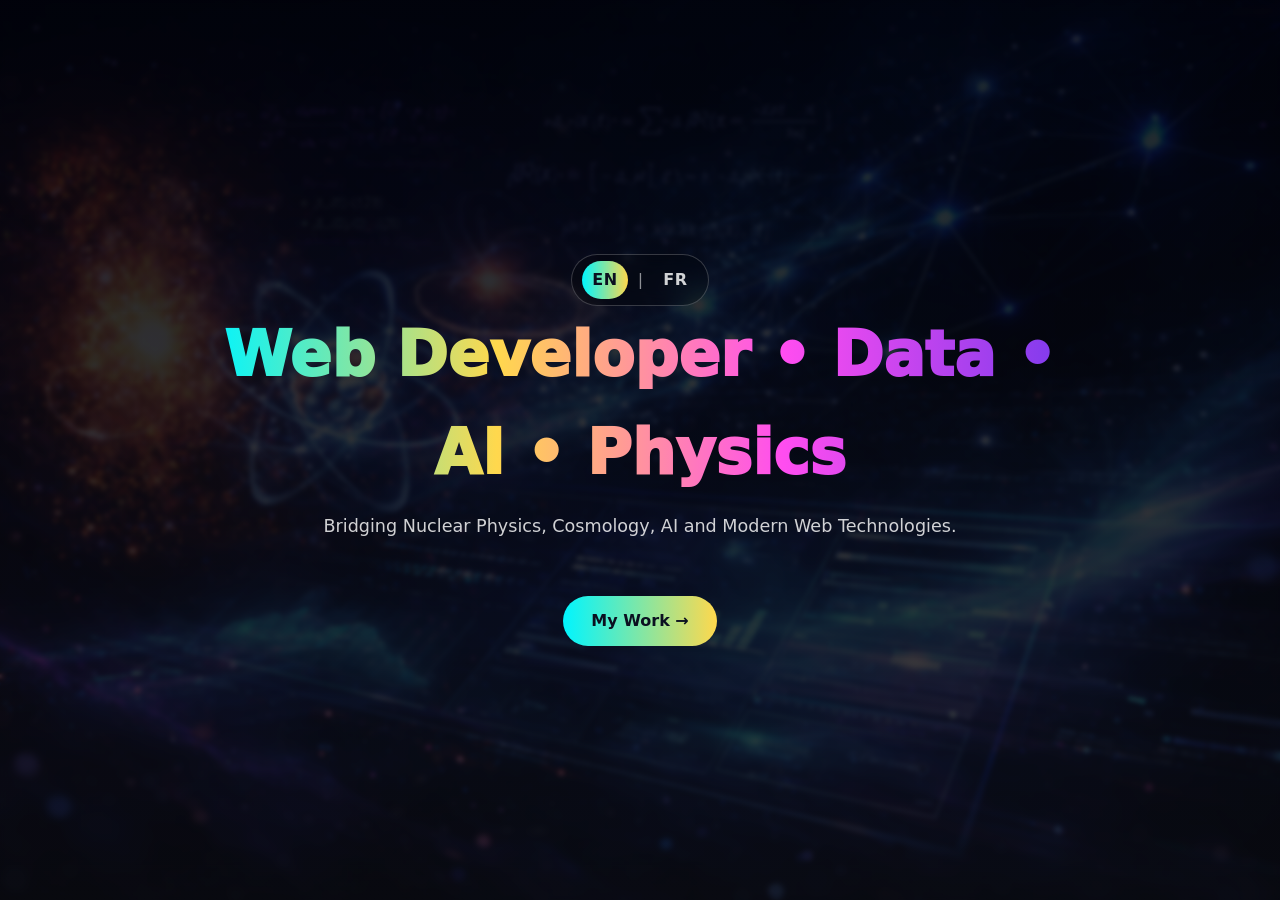
<file: index.html>
<!doctype html>
<html lang="en">

<head>
  <meta charset="utf-8" />
  <meta name="viewport" content="width=device-width, initial-scale=1" />
  <title>Welcome · Your Name</title>
  <meta name="description" content="Welcome page for Your Name — Web, Data, AI, Physics." />
  <link rel="stylesheet" href="css/styles3.css" />
  <link rel="stylesheet" href="css/lang_styles.css" />
</head>

<body class="welcome-page">

  <!-- WELCOME / LANDING -->
  <section class="hero-bg hero-bg--welcome" id="welcome">
    <div class="hero-overlay"></div>

    <div class="hero-content">
      <!-- Add this inside .hero-content ABOVE your h1 -->
      <div class="lang-switch" role="navigation" aria-label="Language selector">
        <a class="lang-link active" href="index.html" data-lang="en">EN</a>
        <span class="lang-sep" aria-hidden="true">|</span>
        <a class="lang-link" href="index-fr.html" data-lang="fr">FR</a>
      </div>

      <h1>Web Developer • Data • AI • Physics</h1>
      <p>Bridging Nuclear Physics, Cosmology, AI and Modern Web Technologies.</p>

      <!-- Goes to portfolio page -->
      <a href="portfolio.html#top" class="hero-btn">My Work →</a>
    </div>

    <!-- optional subtle scroll hint -->
    <!-- <div class="welcome-hint" aria-hidden="true">Scroll ↓</div> -->
  </section>

  <script src="js/lang.js"></script>

</body>

</html>
</file>
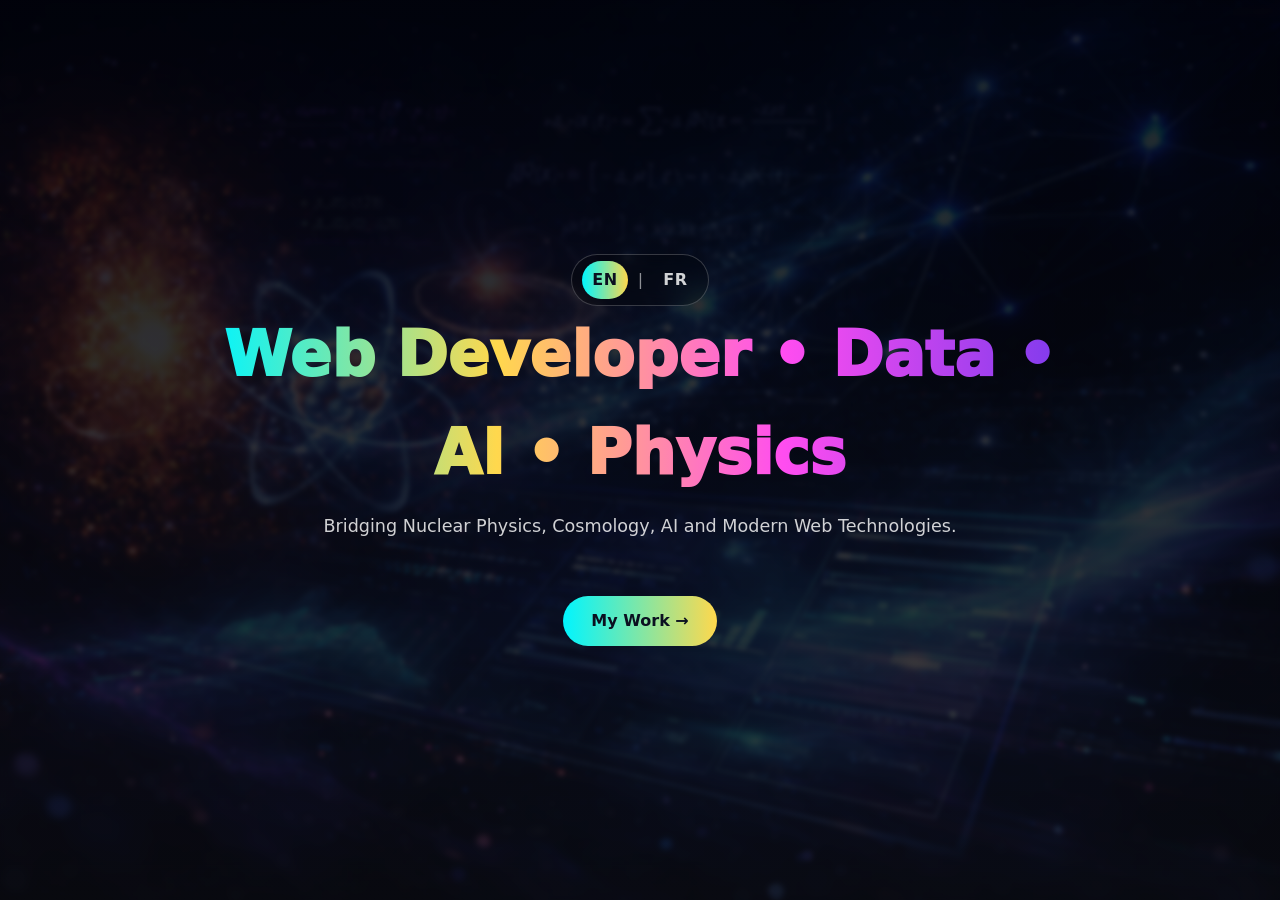
<file: html/index.html>
<!doctype html>
<html lang="en">

<head>
  <meta charset="utf-8" />
  <meta name="viewport" content="width=device-width, initial-scale=1" />
  <title>Welcome · Your Name</title>
  <meta name="description" content="Welcome page for Your Name — Web, Data, AI, Physics." />
  <link rel="stylesheet" href="../css/styles3.css" />
  <link rel="stylesheet" href="../css/lang_styles.css" />
</head>

<body class="welcome-page">

  <!-- WELCOME / LANDING -->
  <section class="hero-bg hero-bg--welcome" id="welcome">
    <div class="hero-overlay"></div>

    <div class="hero-content">
      <!-- Add this inside .hero-content ABOVE your h1 -->
      <div class="lang-switch" role="navigation" aria-label="Language selector">
        <a class="lang-link active" href="index.html" lang="en">EN</a>
        <span class="lang-sep" aria-hidden="true">|</span>
        <a class="lang-link" href="index-fr.html" lang="fr">FR</a>
      </div>

      <h1>Web Developer • Data • AI • Physics</h1>
      <p>Bridging Nuclear Physics, Cosmology, AI and Modern Web Technologies.</p>

      <!-- Goes to portfolio page -->
      <a href="portfolio.html#top" class="hero-btn">My Work →</a>
    </div>

    <!-- optional subtle scroll hint -->
    <!-- <div class="welcome-hint" aria-hidden="true">Scroll ↓</div> -->
  </section>

  <script src="../js/lang.js"></script>

</body>

</html>
</file>
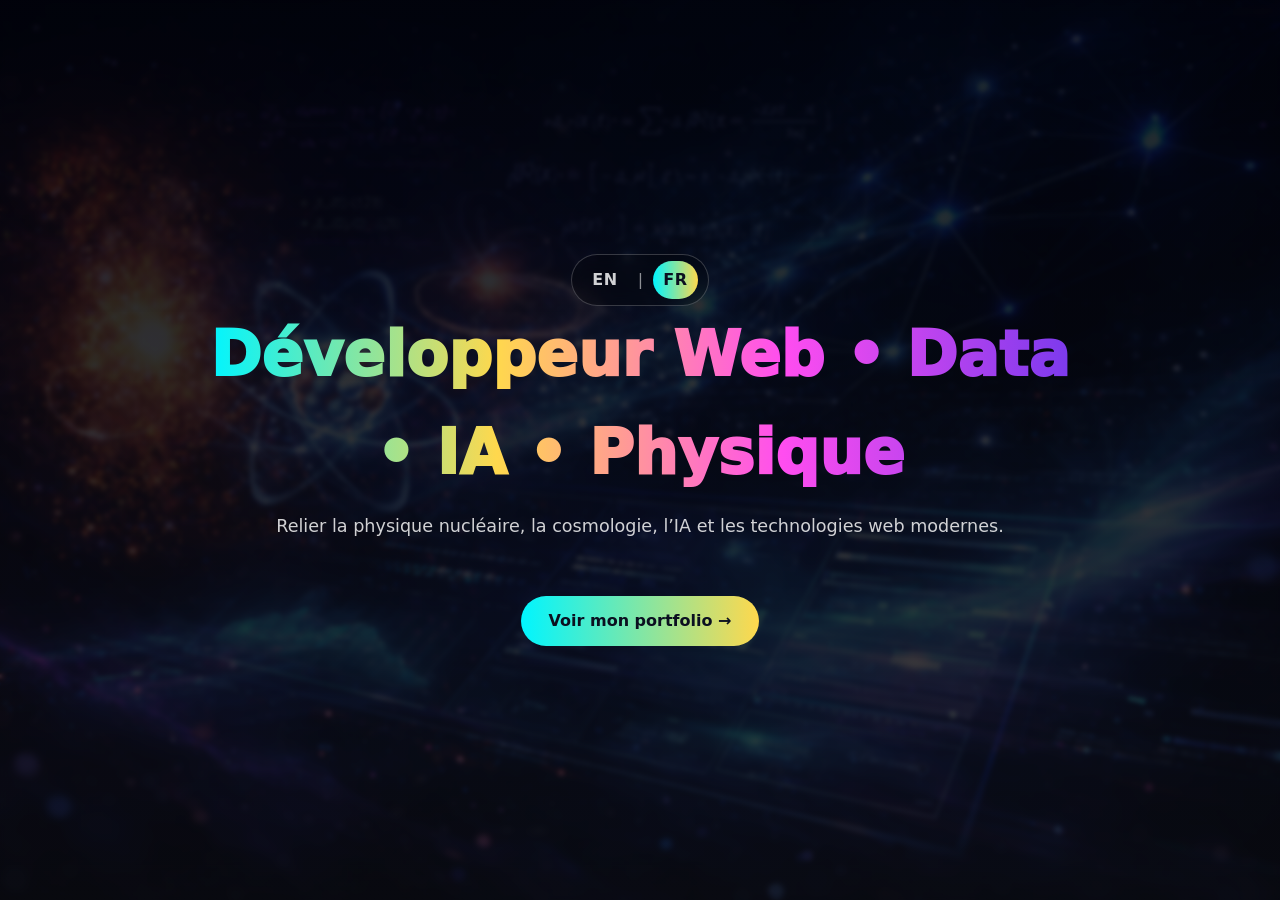
<file: index-fr.html>
<!doctype html>
<html lang="fr">

<head>
  <meta charset="utf-8" />
  <meta name="viewport" content="width=device-width, initial-scale=1" />
  <title>Bienvenue · Kun Ratha Kean</title>
  <meta name="description" content="Page d’accueil de Kun Ratha Kean — Web, Data, IA, Physique." />
  <link rel="stylesheet" href="css/styles3.css" />
  <link rel="stylesheet" href="css/lang_styles.css" />
</head>

<body class="welcome-page">

  <section class="hero-bg hero-bg--welcome" id="welcome">
    <div class="hero-overlay"></div>

    <div class="hero-content">
      <!-- Language switch -->
      <div class="lang-switch" role="navigation" aria-label="Choix de langue">
        <a class="lang-link" href="index.html" data-lang="en">EN</a>
        <span class="lang-sep" aria-hidden="true">|</span>
        <a class="lang-link active" href="index-fr.html" data-lang="fr">FR</a>
      </div>

      <h1>Développeur Web • Data • IA • Physique</h1>
      <p>Relier la physique nucléaire, la cosmologie, l’IA et les technologies web modernes.</p>

      <a href="portfolio-fr.html#top" class="hero-btn">Voir mon portfolio →</a>
    </div>
  </section>

  <script src="js/lang.js"></script>

</body>

</html>
</file>
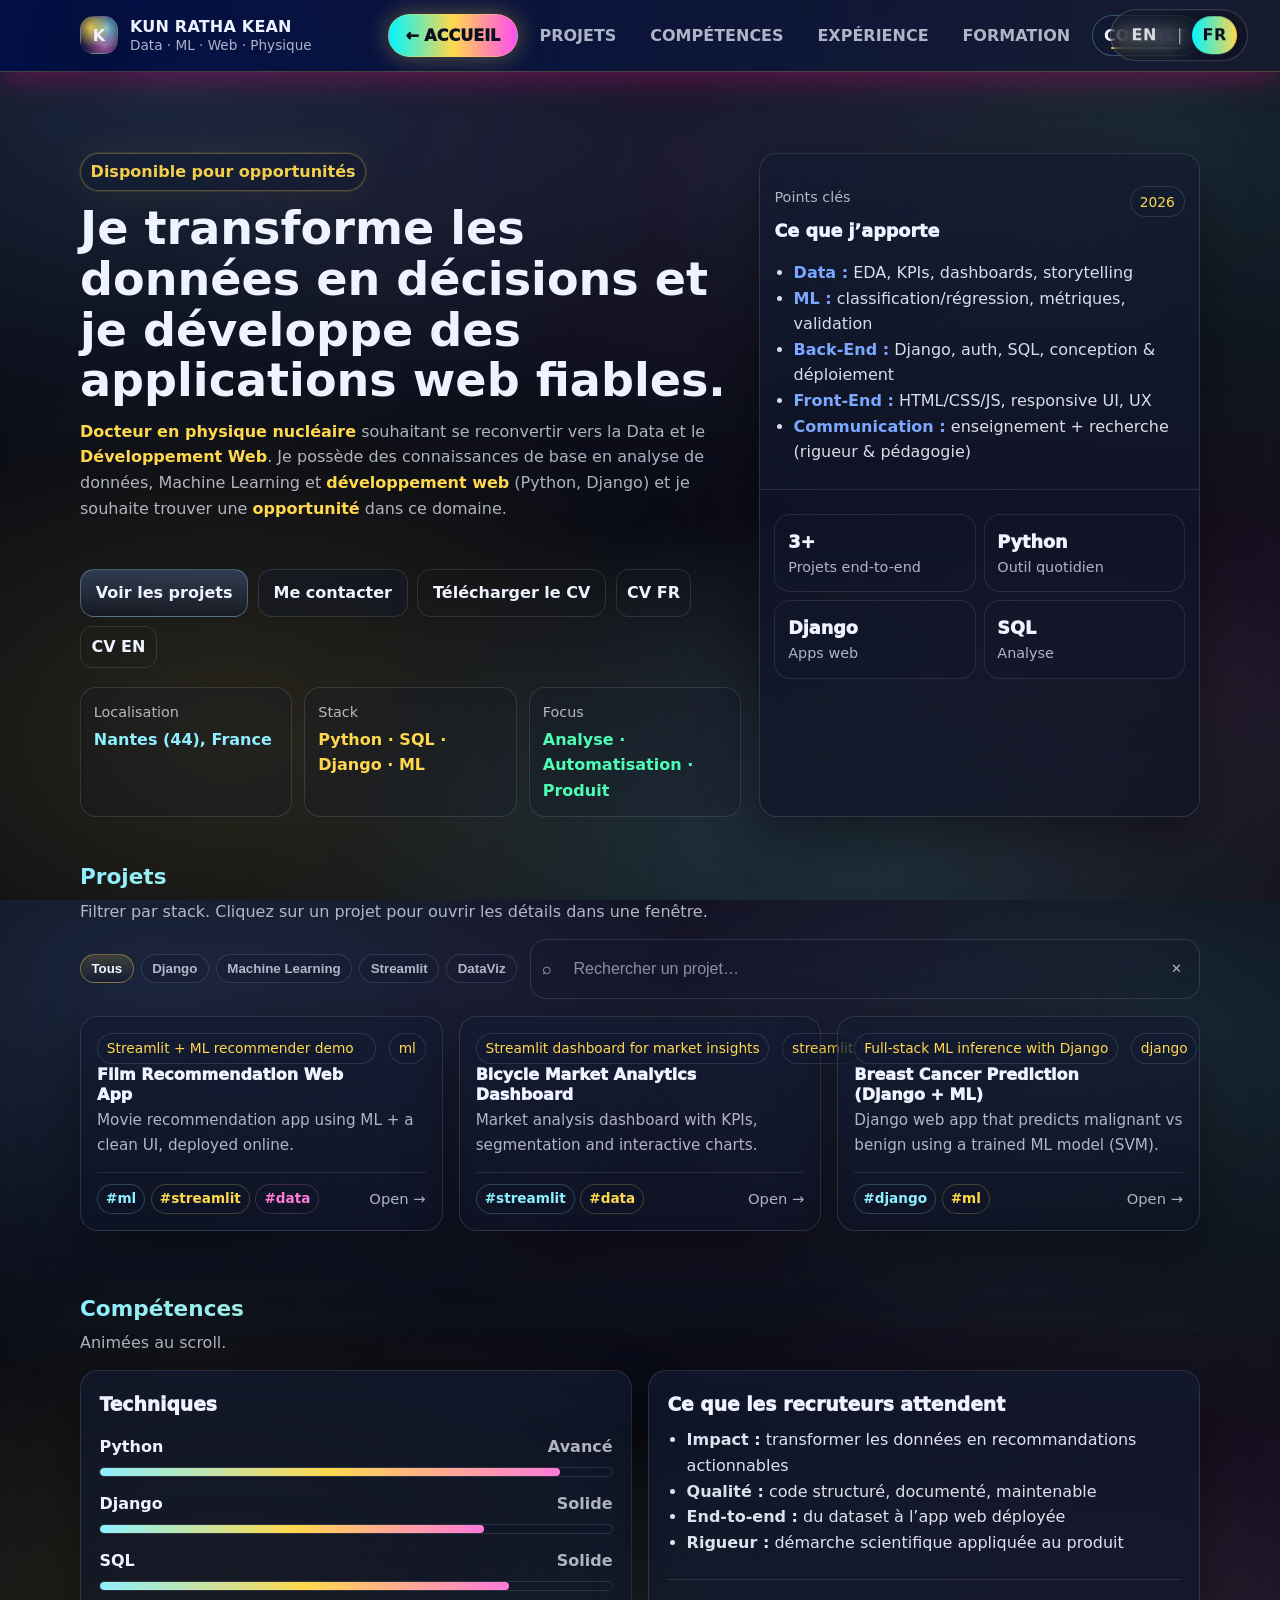
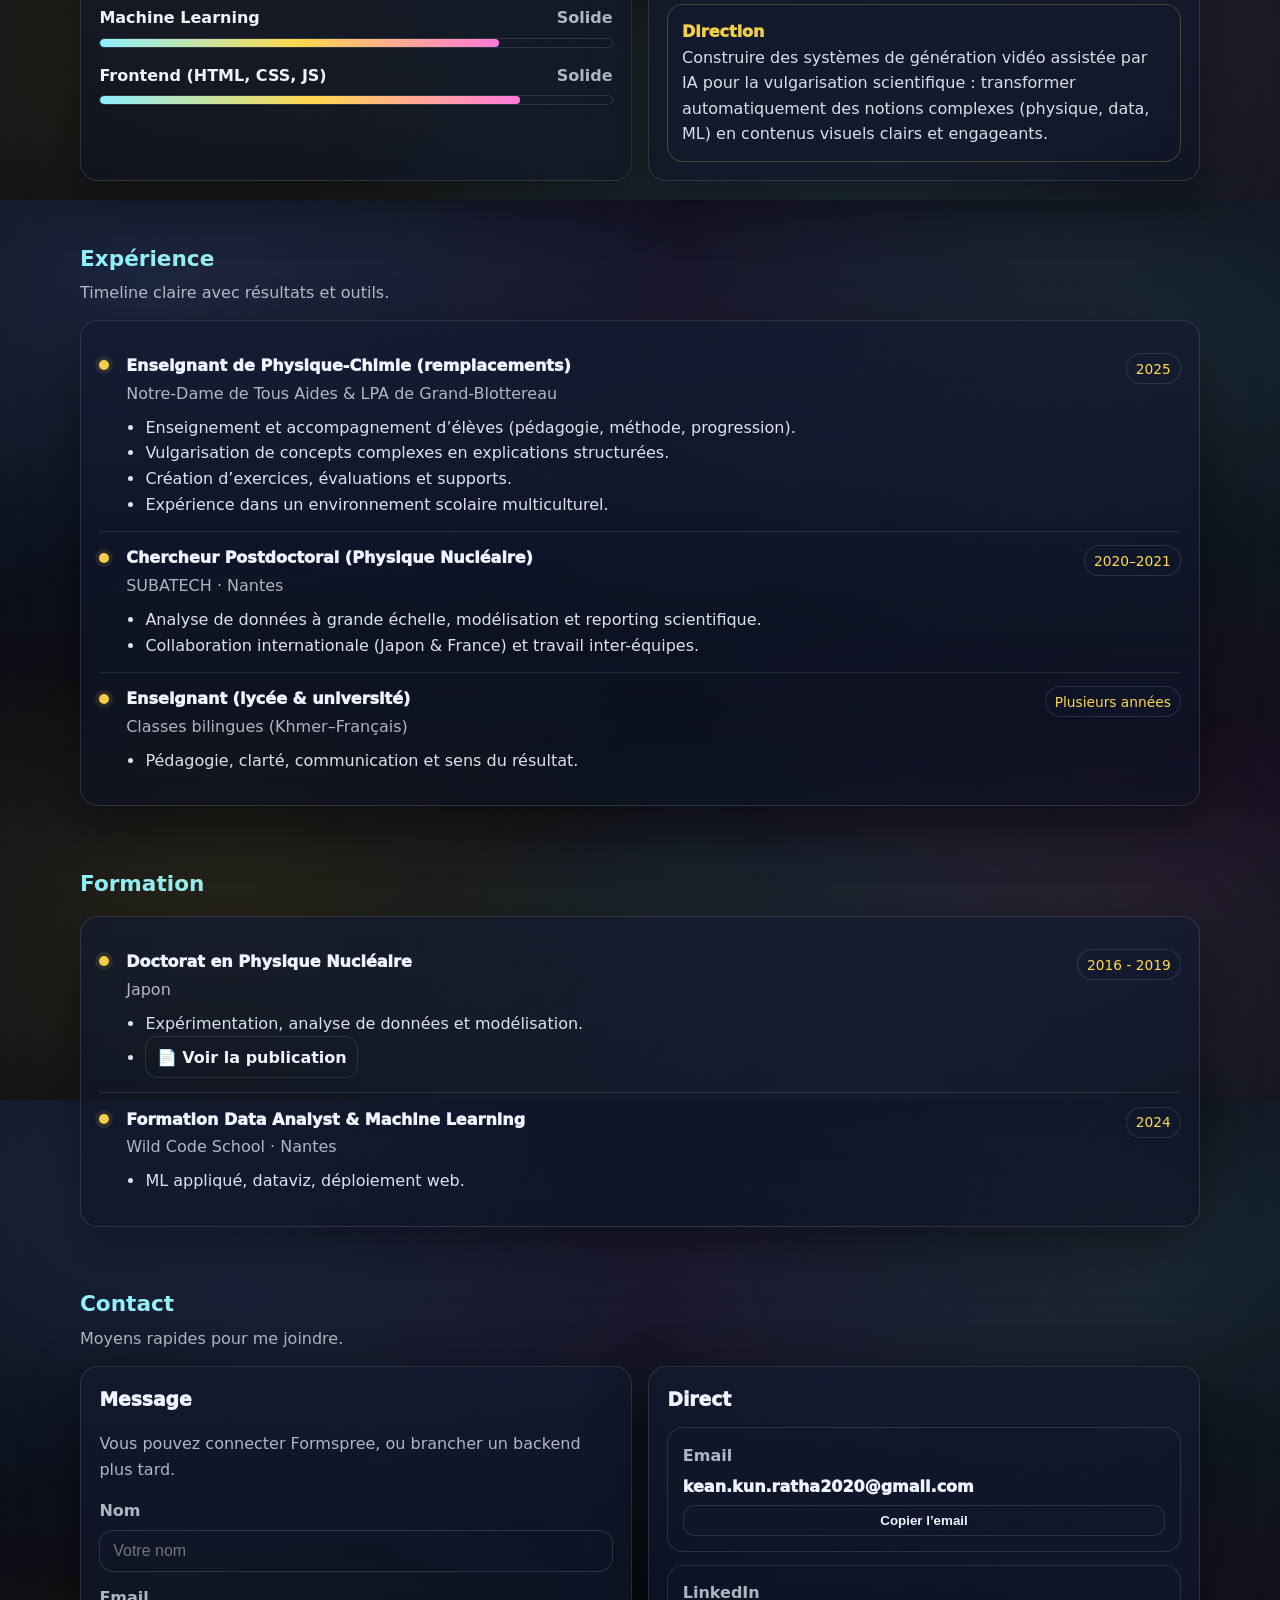
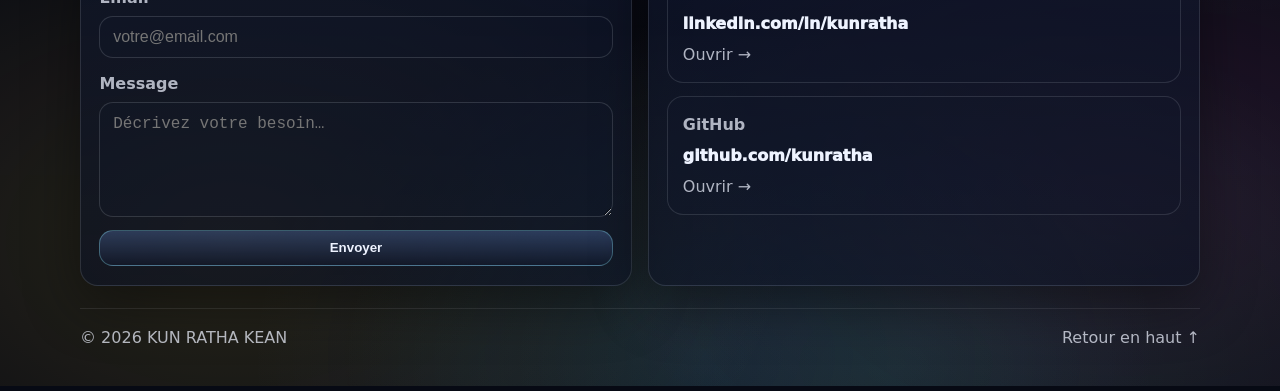
<file: portfolio-fr.html>
<!doctype html>
<html lang="fr" data-lang="fr" data-style="corporate">

<head>
  <meta charset="utf-8" />
  <meta name="viewport" content="width=device-width, initial-scale=1" />
  <title>KUN RATHA KEAN · Data Analyst / Développeur Django</title>
  <meta name="description"
    content="Portfolio de KUN RATHA KEAN — Data Analyst, Machine Learning et Développement Django." />
  <link rel="stylesheet" href="css/styles3.css" />
  <link rel="stylesheet" href="css/lang_styles.css" />
</head>

<body>
  <!-- Scroll progress -->
  <div class="progress" aria-hidden="true">
    <div class="progress__bar" id="progressBar"></div>
  </div>

  <!-- Header / Nav -->
  <header class="header" id="top">
    <div class="container header__inner">

      <!-- LEFT: BRAND -->
      <a class="brand" href="#top" aria-label="Retour en haut">
        <span class="brand__logo" aria-hidden="true">K</span>
        <span class="brand__text">
          <span class="brand__name">KUN RATHA KEAN</span>
          <span class="brand__role" data-i18n="brand.role">Data · ML · Web · Physique</span>
        </span>
      </a>

      <!-- RIGHT: NAV -->
      <nav class="nav" aria-label="Navigation principale">
        <a class="nav__link nav__home" href="index.html" data-i18n="nav.home"> ← ACCUEIL </a>
        <a class="nav__link active" href="#work" data-i18n="nav.work">PROJETS</a>
        <a class="nav__link" href="#skills" data-i18n="nav.skills">COMPÉTENCES</a>
        <a class="nav__link" href="#experience" data-i18n="nav.experience">EXPÉRIENCE</a>
        <a class="nav__link" href="#education" data-i18n="nav.education">FORMATION</a>
        <a class="nav__link" href="#contact" data-i18n="nav.contact">CONTACT</a>
      </nav>
    </div>

    <!-- MOBILE MENU -->
    <div class="mobile" id="mobileMenu" hidden>
      <div class="container mobile__inner">
        <a class="mobile__link" href="#work" data-i18n="nav.work">PROJETS</a>
        <a class="mobile__link" href="#skills" data-i18n="nav.skills">COMPÉTENCES</a>
        <a class="mobile__link" href="#experience" data-i18n="nav.experience">EXPÉRIENCE</a>
        <a class="mobile__link" href="#education" data-i18n="nav.education">FORMATION</a>
        <a class="mobile__link" href="#contact" data-i18n="nav.contact">CONTACT</a>
      </div>
    </div>

    <div class="header__actions">
      <div class="header__actions">
        <!-- Language switch: go to FR page -->
        <div class="lang-switch" role="navigation" aria-label="Language selector">
          <a class="lang-link active" href="portfolio.html" data-lang="en">EN</a>
          <span class="lang-sep" aria-hidden="true">|</span>
          <a class="lang-link" href="portfolio-fr.html" data-lang="fr">FR</a>
        </div>

        <button class="iconbtn iconbtn--menu" id="menuBtn" type="button" aria-label="Open menu" aria-expanded="false">
          <span class="iconbtn__icon" aria-hidden="true">☰</span>
        </button>
      </div>
    </div>
  </header>

  <main>
    <!-- HERO -->
    <section class="hero">
      <div class="container hero__grid">
        <div class="hero__left">
          <div class="pill pill--glow" data-i18n="hero.pill">Disponible pour opportunités</div>

          <!-- Corporate FR by default (recruiter-friendly) -->
          <h1 class="hero__title" data-i18n="hero.title">
            Je transforme les données en décisions et je développe des applications web fiables.
          </h1>

          <p class="hero__subtitle" data-i18n="hero.subtitle">
            <strong>Docteur en physique nucléaire</strong> souhaitant se reconvertir vers la Data et le
            <strong>Développement Web</strong>.
            Je possède des connaissances de base en analyse de données, Machine
            Learning et <strong>développement web</strong> (Python, Django) et je souhaite trouver une
            <strong>opportunité</strong> dans ce domaine.
          </p>

          <div class="hero__cta">
            <a class="btn btn--primary" href="#work" data-i18n="hero.ctaProjects">Voir les projets</a>
            <a class="btn" href="#contact" data-i18n="hero.ctaContact">Me contacter</a>

            <!-- CV: will switch automatically with language -->
            <a class="btn btn--ghost" href="assets/CV_KUN_RATHA_KEAN_FR.pdf" id="downloadCv" data-i18n="hero.ctaCv">
              Télécharger le CV
            </a>

            <!-- Optional: explicit CV links -->
            <a class="btn btn--ghost btn--sm" href="assets/CV_KUN_RATHA_KEAN_FR.pdf" id="cvFrLink">CV FR</a>
            <a class="btn btn--ghost btn--sm" href="assets/CV_KUN_RATHA_KEAN_EN.pdf" id="cvEnLink">CV EN</a>
          </div>

          <div class="hero__meta">
            <div class="meta">
              <div class="meta__k" data-i18n="hero.meta.locationK">Localisation</div>
              <div class="meta__v">Nantes (44), France</div>
            </div>
            <div class="meta">
              <div class="meta__k" data-i18n="hero.meta.stackK">Stack</div>
              <div class="meta__v">Python · SQL · Django · ML</div>
            </div>
            <div class="meta">
              <div class="meta__k" data-i18n="hero.meta.focusK">Focus</div>
              <div class="meta__v" data-i18n="hero.meta.focusV">Analyse · Automatisation · Produit</div>
            </div>
          </div>
        </div>

        <aside class="hero__right card">
          <div class="card__head">
            <div>
              <div class="card__kicker" data-i18n="high.kicker">Points clés</div>
              <div class="card__title" data-i18n="high.title">Ce que j’apporte</div>
            </div>
            <span class="badge">2026</span>
          </div>

          <ul class="bullets">
            <li data-i18n="high.b1"><strong>Data :</strong> EDA, KPIs, dashboards, storytelling</li>
            <li data-i18n="high.b2"><strong>ML :</strong> classification/régression, métriques, validation</li>
            <li data-i18n="high.b3"><strong>Back-End :</strong> Django, auth, SQL, conception & déploiement</li>
            <li data-i18n="high.b4"><strong>Front-End :</strong> HTML/CSS/JS, responsive UI, UX</li>
            <li data-i18n="high.b5"><strong>Communication :</strong> enseignement + recherche (rigueur & pédagogie)</li>
          </ul>

          <div class="divider"></div>

          <div class="mini-grid">
            <div class="mini">
              <div class="mini__num">3+</div>
              <div class="mini__lbl" data-i18n="mini.p">Projets end-to-end</div>
            </div>
            <div class="mini">
              <div class="mini__num">Python</div>
              <div class="mini__lbl" data-i18n="mini.py">Outil quotidien</div>
            </div>
            <div class="mini">
              <div class="mini__num">Django</div>
              <div class="mini__lbl" data-i18n="mini.dj">Apps web</div>
            </div>
            <div class="mini">
              <div class="mini__num">SQL</div>
              <div class="mini__lbl" data-i18n="mini.sql">Analyse</div>
            </div>
          </div>
        </aside>
      </div>
    </section>

    <!-- WORK -->
    <section class="section" id="work">
      <div class="container">
        <div class="section__head">
          <h2 class="section__title" data-i18n="work.title">Projets</h2>
          <p class="section__desc" data-i18n="work.desc">
            Filtrer par stack. Cliquez sur un projet pour ouvrir les détails dans une fenêtre.
          </p>
        </div>

        <div class="toolbar">
          <div class="chips" role="tablist" aria-label="Filtres projets">
            <button class="chip active" data-filter="all" role="tab" aria-selected="true"
              data-i18n="filters.all">Tous</button>
            <button class="chip" data-filter="django" role="tab">Django</button>
            <button class="chip" data-filter="ml" role="tab" data-i18n="filters.ml">Machine Learning</button>
            <button class="chip" data-filter="streamlit" role="tab">Streamlit</button>
            <button class="chip" data-filter="data" role="tab" data-i18n="filters.dataviz">DataViz</button>
          </div>

          <div class="search" role="search">
            <span class="search__icon" aria-hidden="true">⌕</span>
            <input id="projectSearch" type="search" placeholder="Rechercher un projet…"
              data-i18n-placeholder="work.searchPh" />
            <button class="search__clear" id="clearProjectSearch" type="button" aria-label="Effacer">✕</button>
          </div>
        </div>

        <div class="grid" id="projectsGrid" aria-live="polite"></div>
      </div>
    </section>

    <!-- SKILLS -->
    <section class="section" id="skills">
      <div class="container">
        <div class="section__head">
          <h2 class="section__title" data-i18n="skills.title">Compétences</h2>
          <p class="section__desc" data-i18n="skills.desc">Animées au scroll.</p>
        </div>

        <div class="grid grid--2">
          <div class="card pad">
            <h3 class="h3" data-i18n="skills.tech">Techniques</h3>

            <div class="skill" data-skill="90">
              <div class="skill__top"><span>Python</span><span class="muted" data-i18n="lvl.adv">Avancé</span></div>
              <div class="skill__bar">
                <div class="skill__fill"></div>
              </div>
            </div>

            <div class="skill" data-skill="75">
              <div class="skill__top"><span>Django</span><span class="muted" data-i18n="lvl.strong">Solide</span></div>
              <div class="skill__bar">
                <div class="skill__fill"></div>
              </div>
            </div>

            <div class="skill" data-skill="80">
              <div class="skill__top"><span>SQL</span><span class="muted" data-i18n="lvl.strong">Solide</span></div>
              <div class="skill__bar">
                <div class="skill__fill"></div>
              </div>
            </div>

            <div class="skill" data-skill="78">
              <div class="skill__top"><span>Machine Learning</span><span class="muted"
                  data-i18n="lvl.strong">Solide</span></div>
              <div class="skill__bar">
                <div class="skill__fill"></div>
              </div>
            </div>

            <div class="skill" data-skill="82">
              <div class="skill__top"><span>Frontend (HTML, CSS, JS)</span><span class="muted"
                  data-i18n="lvl.strong">Solide</span></div>
              <div class="skill__bar">
                <div class="skill__fill"></div>
              </div>
            </div>
          </div>

          <div class="card pad">
            <h3 class="h3" data-i18n="skills.recTitle">Ce que les recruteurs attendent</h3>
            <ul class="list">
              <li data-i18n="skills.r1"><strong>Impact :</strong> transformer les données en recommandations
                actionnables</li>
              <li data-i18n="skills.r2"><strong>Qualité :</strong> code structuré, documenté, maintenable</li>
              <li data-i18n="skills.r3"><strong>End-to-end :</strong> du dataset à l’app web déployée</li>
              <li data-i18n="skills.r4"><strong>Rigueur :</strong> démarche scientifique appliquée au produit</li>
            </ul>

            <div class="divider"></div>

            <div class="callout">
              <div class="callout__title" data-i18n="future.title">Direction</div>
              <div class="callout__text" data-i18n="future.text">
                Construire des systèmes de génération vidéo assistée par IA pour la vulgarisation scientifique :
                transformer automatiquement des notions complexes (physique, data, ML) en contenus visuels clairs et
                engageants.
              </div>
            </div>
          </div>
        </div>
      </div>
    </section>

    <!-- EXPERIENCE -->
    <section class="section" id="experience">
      <div class="container">
        <div class="section__head">
          <h2 class="section__title" data-i18n="exp.title">Expérience</h2>
          <p class="section__desc" data-i18n="exp.desc">Timeline claire avec résultats et outils.</p>
        </div>

        <div class="timeline card pad">
          <div class="tl">
            <div class="tl__dot"></div>
            <div class="tl__content">
              <div class="tl__top">
                <div>
                  <div class="tl__role" data-i18n="exp.r1.role">Enseignant de Physique-Chimie (remplacements)</div>
                  <div class="tl__place muted">Notre-Dame de Tous Aides & LPA de Grand-Blottereau</div>
                </div>
                <div class="tl__date badge">2025</div>
              </div>
              <ul class="list">
                <li data-i18n="exp.r1.b1">Enseignement et accompagnement d’élèves (pédagogie, méthode, progression).
                </li>
                <li data-i18n="exp.r1.b2">Vulgarisation de concepts complexes en explications structurées.</li>
                <li data-i18n="exp.r1.b3">Création d’exercices, évaluations et supports.</li>
                <li data-i18n="exp.r1.b4">Expérience dans un environnement scolaire multiculturel.</li>
              </ul>
            </div>
          </div>

          <div class="tl">
            <div class="tl__dot"></div>
            <div class="tl__content">
              <div class="tl__top">
                <div>
                  <div class="tl__role" data-i18n="exp.r2.role">Chercheur Postdoctoral (Physique Nucléaire)</div>
                  <div class="tl__place muted">SUBATECH · Nantes</div>
                </div>
                <div class="tl__date badge">2020–2021</div>
              </div>
              <ul class="list">
                <li data-i18n="exp.r2.b1">Analyse de données à grande échelle, modélisation et reporting scientifique.
                </li>
                <li data-i18n="exp.r2.b2">Collaboration internationale (Japon & France) et travail inter-équipes.</li>
              </ul>
            </div>
          </div>

          <div class="tl">
            <div class="tl__dot"></div>
            <div class="tl__content">
              <div class="tl__top">
                <div>
                  <div class="tl__role" data-i18n="exp.r3.role">Enseignant (lycée & université)</div>
                  <div class="tl__place muted" data-i18n="exp.r3.place">Classes bilingues (Khmer–Français)</div>
                </div>
                <div class="tl__date badge" data-i18n="exp.r3.date">Plusieurs années</div>
              </div>
              <ul class="list">
                <li data-i18n="exp.r3.b1">Pédagogie, clarté, communication et sens du résultat.</li>
              </ul>
            </div>
          </div>
        </div>
      </div>
    </section>

    <!-- EDUCATION -->
    <section class="section" id="education">
      <div class="container">
        <div class="section__head">
          <h2 class="section__title" data-i18n="edu.title">Formation</h2>
        </div>

        <div class="timeline card pad">
          <div class="tl">
            <div class="tl__dot"></div>
            <div class="tl__content">
              <div class="tl__top">
                <div>
                  <div class="tl__role" data-i18n="edu.phd">Doctorat en Physique Nucléaire</div>
                  <div class="tl__place muted" data-i18n="edu.jp">Japon</div>
                </div>
                <div class="tl__date badge">2016 - 2019</div>
              </div>
              <ul class="list">
                <li data-i18n="edu.phd.b1">Expérimentation, analyse de données et modélisation.</li>
                <li>
                  <a href="https://journals.aps.org/prc/abstract/10.1103/PhysRevC.100.014611" target="_blank"
                    rel="noopener" class="btn btn--sm btn--ghost" data-i18n="edu.paper">
                    📄 Voir la publication
                  </a>
                </li>
              </ul>
            </div>
          </div>

          <div class="tl">
            <div class="tl__dot"></div>
            <div class="tl__content">
              <div class="tl__top">
                <div>
                  <div class="tl__role" data-i18n="edu.wcs">Formation Data Analyst & Machine Learning</div>
                  <div class="tl__place muted">Wild Code School · Nantes</div>
                </div>
                <div class="tl__date badge">2024</div>
              </div>
              <ul class="list">
                <li data-i18n="edu.wcs.b1">ML appliqué, dataviz, déploiement web.</li>
              </ul>
            </div>
          </div>
        </div>
      </div>
    </section>

    <!-- CONTACT -->
    <section class="section" id="contact">
      <div class="container">
        <div class="section__head">
          <h2 class="section__title" data-i18n="contact.title">Contact</h2>
          <p class="section__desc" data-i18n="contact.desc">Moyens rapides pour me joindre.</p>
        </div>

        <div class="grid grid--2">
          <div class="card pad">
            <h3 class="h3" data-i18n="contact.msgTitle">Message</h3>
            <p class="muted" data-i18n="contact.msgDesc">
              Vous pouvez connecter Formspree, ou brancher un backend plus tard.
            </p>

            <form class="form" action="https://formspree.io/f/xbldqeaj" method="POST">
              <label class="field">
                <span data-i18n="contact.name">Nom</span>
                <input required name="name" autocomplete="name" placeholder="Votre nom"
                  data-i18n-placeholder="contact.namePh" />
              </label>

              <label class="field">
                <span>Email</span>
                <input required type="email" name="email" autocomplete="email" placeholder="votre@email.com"
                  data-i18n-placeholder="contact.emailPh" />
              </label>

              <label class="field">
                <span data-i18n="contact.message">Message</span>
                <textarea required name="message" rows="5" placeholder="Décrivez votre besoin…"
                  data-i18n-placeholder="contact.msgPh"></textarea>
              </label>

              <button class="btn btn--primary" type="submit" data-i18n="contact.send">Envoyer</button>
            </form>
          </div>

          <div class="card pad">
            <h3 class="h3" data-i18n="contact.directTitle">Direct</h3>

            <div class="contact-cards">
              <div class="contact-card">
                <div class="contact-card__k">Email</div>
                <div class="contact-card__v">
                  <span id="emailText">kean.kun.ratha2020@gmail.com</span>
                </div>
                <button class="btn btn--sm" id="copyEmail" type="button" data-i18n="contact.copyEmail">Copier
                  l’email</button>
              </div>

              <a class="contact-card contact-card--link" href="https://www.linkedin.com/in/kunratha/" target="_blank"
                rel="noreferrer">
                <div class="contact-card__k">LinkedIn</div>
                <div class="contact-card__v">linkedin.com/in/kunratha</div>
                <div class="muted" data-i18n="contact.open">Ouvrir →</div>
              </a>

              <a class="contact-card contact-card--link" href="https://github.com/kunratha" target="_blank"
                rel="noreferrer">
                <div class="contact-card__k">GitHub</div>
                <div class="contact-card__v">github.com/kunratha</div>
                <div class="muted" data-i18n="contact.open">Ouvrir →</div>
              </a>
            </div>
          </div>
        </div>

        <footer class="footer">
          <div class="footer__left">
            <span class="muted">© <span id="year"></span> KUN RATHA KEAN </span>
          </div>
          <div class="footer__right">
            <a class="muted" href="#top" data-i18n="footer.top">Retour en haut ↑</a>
          </div>
        </footer>
      </div>
    </section>
  </main>

  <!-- Project Modal -->
  <div class="modal" id="modal" role="dialog" aria-modal="true" aria-labelledby="modalTitle" hidden>
    <div class="modal__backdrop" data-close></div>
    <div class="modal__panel" role="document">
      <div class="modal__head">
        <div>
          <div class="badge" id="modalBadge">Project</div>
          <h3 class="modal__title" id="modalTitle">Title</h3>
          <div class="muted" id="modalSubtitle">Subtitle</div>
        </div>
        <button class="iconbtn" type="button" data-close aria-label="Close modal">✕</button>
      </div>

      <div class="modal__body" id="modalBody"></div>

      <div class="modal__foot">
        <a class="btn btn--primary" id="modalLive" href="#" target="_blank" rel="noreferrer">Live Demo</a>
        <a class="btn" id="modalGit" href="#" target="_blank" rel="noreferrer">GitHub</a>
      </div>
    </div>
  </div>

  <!-- Toast -->
  <div class="toast" id="toast" aria-live="polite" aria-atomic="true" hidden></div>

  <script src="js/app2.js"></script>
  <script src="js/lang.js"></script>

</body>

</html>
</file>
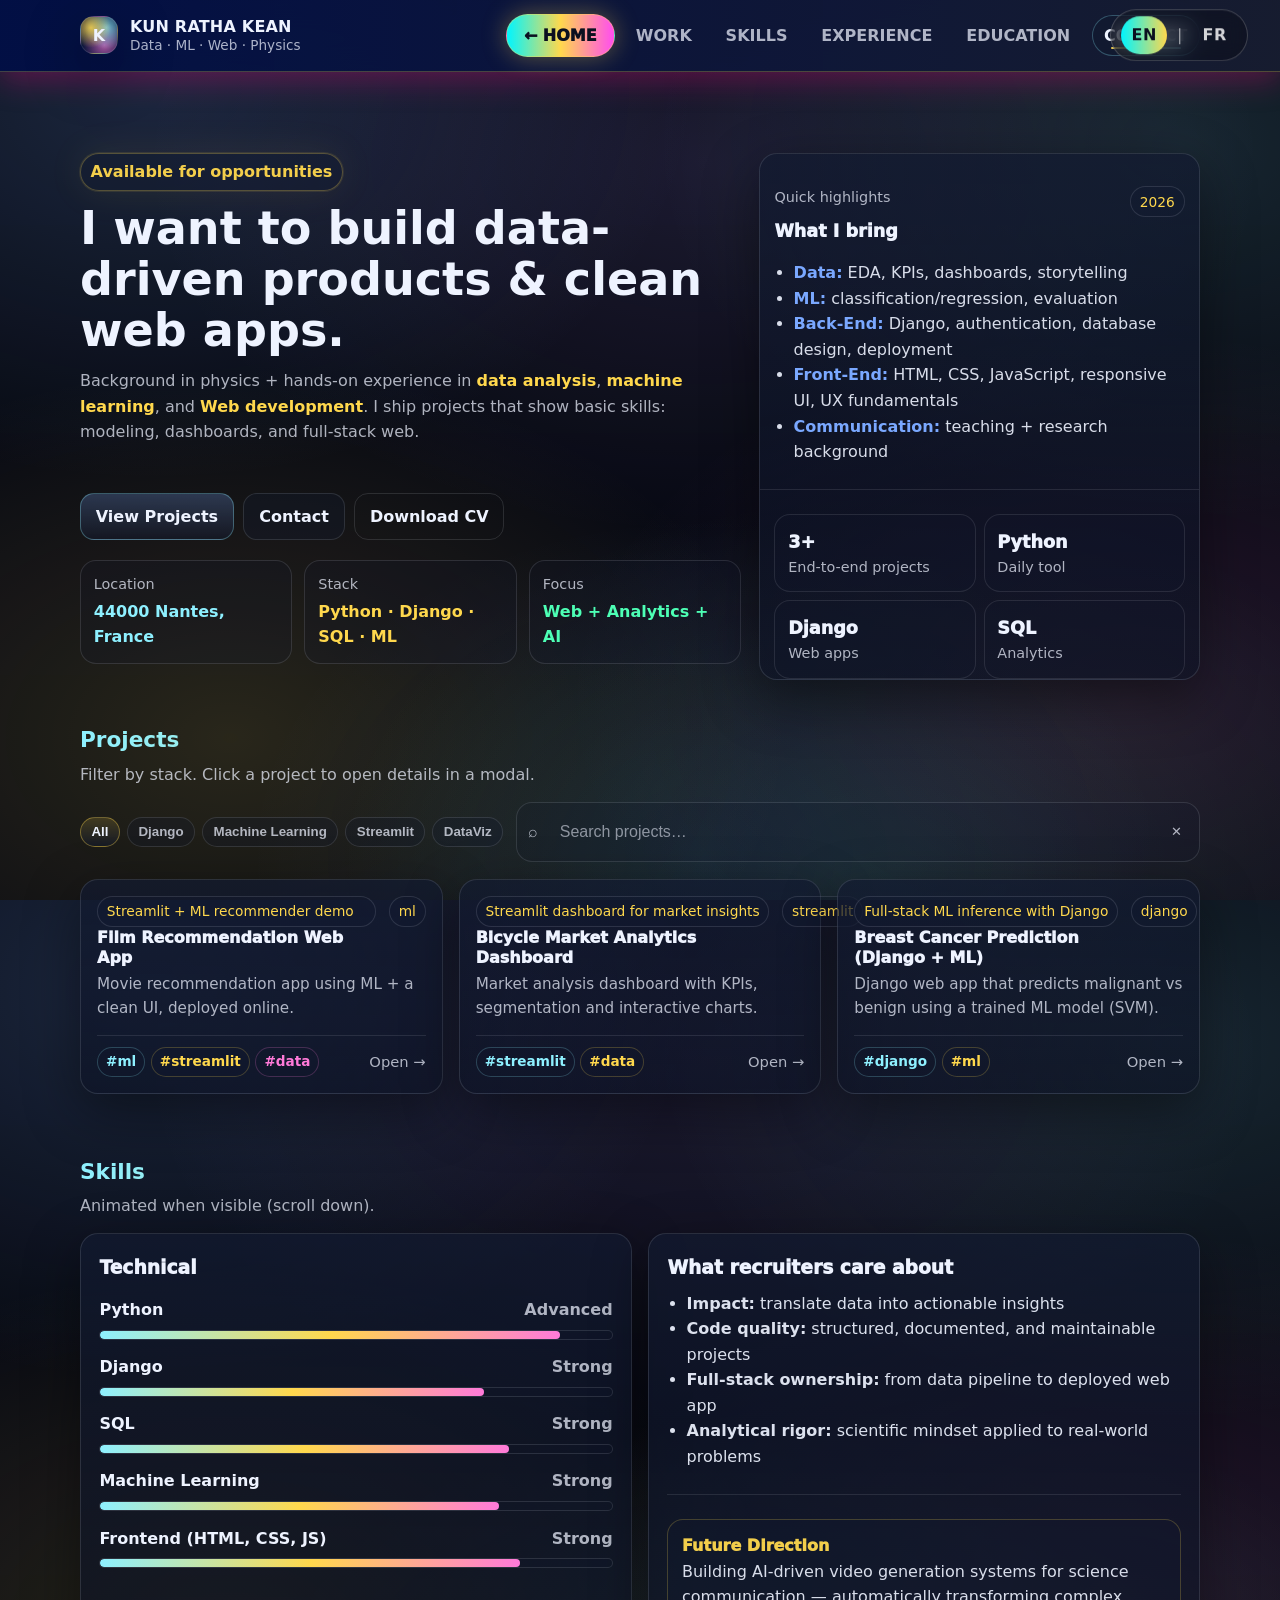
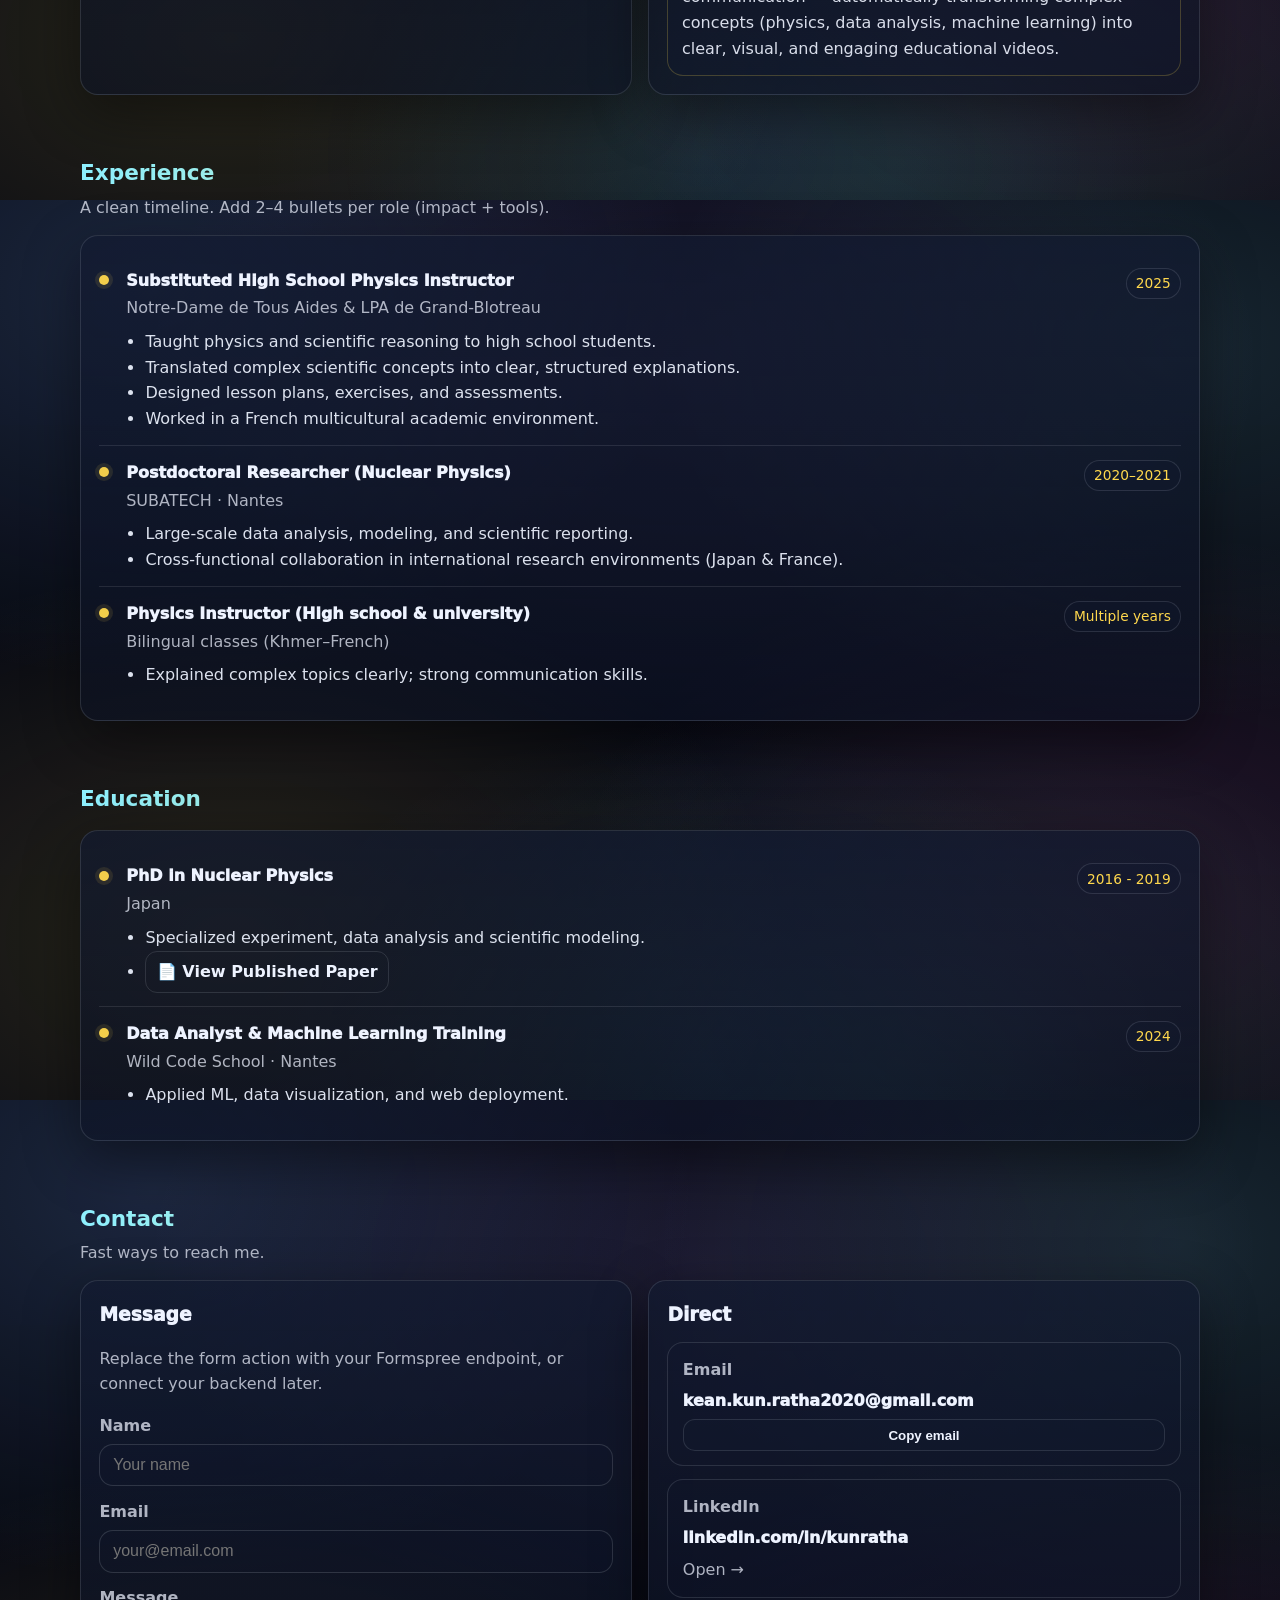
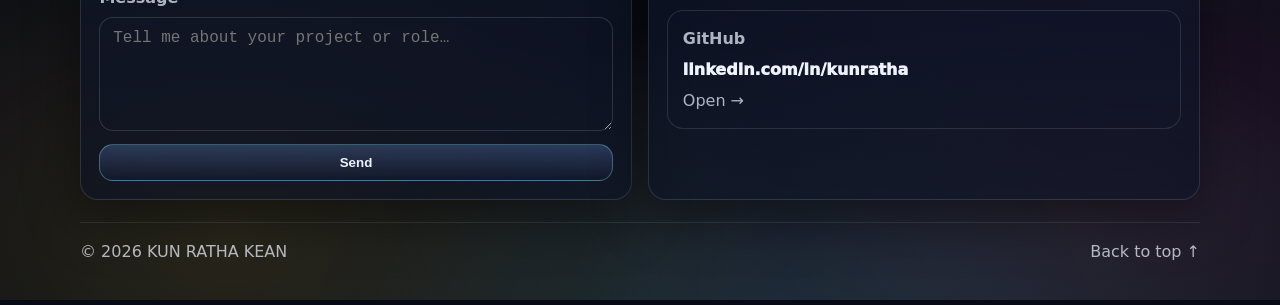
<file: portfolio.html>
<!doctype html>
<html lang="en">

<head>
  <meta charset="utf-8" />
  <meta name="viewport" content="width=device-width, initial-scale=1" />
  <title>Your Name · Data Analyst / Django Developer</title>
  <meta name="description" content="Portfolio of Your Name — Data Analyst, Machine Learning, Django developer." />

  <link rel="stylesheet" href="css/styles3.css" />
  <link rel="stylesheet" href="css/lang_styles.css" />
</head>

<body>
  <!-- Scroll progress -->
  <div class="progress" aria-hidden="true">
    <div class="progress__bar" id="progressBar"></div>
  </div>

  <!-- Header / Nav -->
  <header class="header" id="top">
    <div class="container header__inner">

      <!-- LEFT: BRAND -->
      <a class="brand" href="#top" aria-label="Go to top">
        <span class="brand__logo" aria-hidden="true">K</span>
        <span class="brand__text">
          <span class="brand__name">KUN RATHA KEAN</span>
          <span class="brand__role">Data · ML · Web · Physics</span>
        </span>
      </a>

      <!-- RIGHT: NAV -->
      <nav class="nav" aria-label="Primary navigation">
        <a class="nav__link nav__home" href="index.html"> ← HOME </a>
        <a class="nav__link active" href="#work">WORK</a>
        <a class="nav__link" href="#skills">SKILLS</a>
        <a class="nav__link" href="#experience">EXPERIENCE</a>
        <a class="nav__link" href="#education">EDUCATION</a>
        <a class="nav__link" href="#contact">CONTACT</a>
      </nav>
    </div>
    <!-- MOBILE MENU (needed for initMobileMenu) -->
    <div class="mobile" id="mobileMenu" hidden>
      <div class="container mobile__inner">
        <a class="mobile__link" href="#work">WORK</a>
        <a class="mobile__link" href="#skills">SKILLS</a>
        <a class="mobile__link" href="#experience">EXPERIENCE</a>
        <a class="mobile__link" href="#education">EDUCATION</a>
        <a class="mobile__link" href="#contact">CONTACT</a>
      </div>
    </div>

    <div class="header__actions">
      <div class="header__actions">
        <!-- Language switch: go to FR page -->
        <div class="lang-switch" role="navigation" aria-label="Language selector">
          <a class="lang-link active" href="portfolio.html" data-lang="en">EN</a>
          <span class="lang-sep" aria-hidden="true">|</span>
          <a class="lang-link" href="portfolio-fr.html" data-lang="fr">FR</a>
        </div>

        <button class="iconbtn iconbtn--menu" id="menuBtn" type="button" aria-label="Open menu" aria-expanded="false">
          <span class="iconbtn__icon" aria-hidden="true">☰</span>
        </button>
      </div>
    </div>
  </header>

  <main>
    <!-- HERO -->
    <section class="hero">
      <div class="container hero__grid">
        <div class="hero__left">
          <div class="pill pill--glow">Available for opportunities</div>
          <h1 class="hero__title">
            I want to build data-driven products & clean web apps.
          </h1>
          <p class="hero__subtitle">
            Background in physics + hands-on experience in <strong>data analysis</strong>,
            <strong>machine learning</strong>, and <strong>Web development</strong>.
            I ship projects that show basic skills: modeling, dashboards, and full-stack web.
          </p>

          <div class="hero__cta">
            <a class="btn btn--primary" href="#work">View Projects</a>
            <a class="btn" href="#contact">Contact</a>
            <a class="btn btn--ghost" href="assets/CV KUN RATHA KEAN.pdf" id="downloadCv">Download CV</a>
          </div>

          <div class="hero__meta">
            <div class="meta">
              <div class="meta__k">Location</div>
              <div class="meta__v">44000 Nantes, France</div>
            </div>
            <div class="meta">
              <div class="meta__k">Stack</div>
              <div class="meta__v">Python · Django · SQL · ML</div>
            </div>
            <div class="meta">
              <div class="meta__k">Focus</div>
              <div class="meta__v">Web + Analytics + AI</div>
            </div>
          </div>
        </div>

        <aside class="hero__right card">
          <div class="card__head">
            <div>
              <div class="card__kicker">Quick highlights</div>
              <div class="card__title">What I bring</div>
            </div>
            <span class="badge">2026</span>
          </div>

          <ul class="bullets">
            <li><strong>Data:</strong> EDA, KPIs, dashboards, storytelling</li>
            <li><strong>ML:</strong> classification/regression, evaluation</li>
            <li><strong>Back-End:</strong> Django, authentication, database design, deployment</li>
            <li><strong>Front-End:</strong> HTML, CSS, JavaScript, responsive UI, UX fundamentals</li>
            <li><strong>Communication:</strong> teaching + research background</li>
          </ul>

          <div class="divider"></div>

          <div class="mini-grid">
            <div class="mini">
              <div class="mini__num">3+</div>
              <div class="mini__lbl">End-to-end projects</div>
            </div>
            <div class="mini">
              <div class="mini__num">Python</div>
              <div class="mini__lbl">Daily tool</div>
            </div>
            <div class="mini">
              <div class="mini__num">Django</div>
              <div class="mini__lbl">Web apps</div>
            </div>
            <div class="mini">
              <div class="mini__num">SQL</div>
              <div class="mini__lbl">Analytics</div>
            </div>
          </div>
        </aside>
      </div>
    </section>

    <!-- WORK -->
    <section class="section" id="work">
      <div class="container">
        <div class="section__head">
          <h2 class="section__title">Projects</h2>
          <p class="section__desc">
            Filter by stack. Click a project to open details in a modal.
          </p>
        </div>

        <div class="toolbar">
          <div class="chips" role="tablist" aria-label="Project filters">
            <button class="chip active" data-filter="all" role="tab" aria-selected="true">All</button>
            <button class="chip" data-filter="django" role="tab">Django</button>
            <button class="chip" data-filter="ml" role="tab">Machine Learning</button>
            <button class="chip" data-filter="streamlit" role="tab">Streamlit</button>
            <button class="chip" data-filter="data" role="tab">DataViz</button>
          </div>

          <div class="search" role="search">
            <span class="search__icon" aria-hidden="true">⌕</span>
            <input id="projectSearch" type="search" placeholder="Search projects…" />
            <button class="search__clear" id="clearProjectSearch" type="button" aria-label="Clear">✕</button>
          </div>
        </div>

        <div class="grid" id="projectsGrid" aria-live="polite"></div>
      </div>
    </section>

    <!-- SKILLS -->
    <section class="section" id="skills">
      <div class="container">
        <div class="section__head">
          <h2 class="section__title">Skills</h2>
          <p class="section__desc">
            Animated when visible (scroll down).
          </p>
        </div>

        <div class="grid grid--2">
          <div class="card pad">
            <h3 class="h3">Technical</h3>

            <div class="skill" data-skill="90">
              <div class="skill__top"><span>Python</span><span class="muted">Advanced</span></div>
              <div class="skill__bar">
                <div class="skill__fill"></div>
              </div>
            </div>

            <div class="skill" data-skill="75">
              <div class="skill__top"><span>Django</span><span class="muted">Strong</span></div>
              <div class="skill__bar">
                <div class="skill__fill"></div>
              </div>
            </div>

            <div class="skill" data-skill="80">
              <div class="skill__top"><span>SQL</span><span class="muted">Strong</span></div>
              <div class="skill__bar">
                <div class="skill__fill"></div>
              </div>
            </div>

            <div class="skill" data-skill="78">
              <div class="skill__top"><span>Machine Learning</span><span class="muted">Strong</span></div>
              <div class="skill__bar">
                <div class="skill__fill"></div>
              </div>
            </div>

            <div class="skill" data-skill="82">
              <div class="skill__top"><span>Frontend (HTML, CSS, JS)</span><span class="muted">Strong</span></div>
              <div class="skill__bar">
                <div class="skill__fill"></div>
              </div>
            </div>
          </div>



          <div class="card pad">
            <h3 class="h3">What recruiters care about</h3>
            <ul class="list">
              <li><strong>Impact:</strong> translate data into actionable insights</li>
              <li><strong>Code quality:</strong> structured, documented, and maintainable projects</li>
              <li><strong>Full-stack ownership:</strong> from data pipeline to deployed web app</li>
              <li><strong>Analytical rigor:</strong> scientific mindset applied to real-world problems</li>
            </ul>

            <div class="divider"></div>

            <div class="callout">
              <div class="callout__title">Future Direction</div>
              <div class="callout__text">
                Building AI-driven video generation systems for science
                communication — automatically transforming complex concepts
                (physics, data analysis, machine learning) into clear,
                visual, and engaging educational videos.
              </div>
            </div>
          </div>
        </div>
      </div>
    </section>

    <!-- EXPERIENCE -->
    <section class="section" id="experience">
      <div class="container">
        <div class="section__head">
          <h2 class="section__title">Experience</h2>
          <p class="section__desc">
            A clean timeline. Add 2–4 bullets per role (impact + tools).
          </p>
        </div>

        <div class="timeline card pad">
          <div class="tl">
            <div class="tl__dot"></div>
            <div class="tl__content">
              <div class="tl__top">
                <div>
                  <div class="tl__role">Substituted High School Physics Instructor</div>
                  <div class="tl__place muted">Notre-Dame de Tous Aides & LPA de Grand-Blotreau</div>
                </div>
                <div class="tl__date badge">2025</div>
              </div>
              <ul class="list">
                <li>Taught physics and scientific reasoning to high school students.</li>
                <li>Translated complex scientific concepts into clear, structured explanations.</li>
                <li>Designed lesson plans, exercises, and assessments.</li>
                <li>Worked in a French multicultural academic environment.</li>
              </ul>
            </div>
          </div>
          <div class="tl">
            <div class="tl__dot"></div>
            <div class="tl__content">
              <div class="tl__top">
                <div>
                  <div class="tl__role">Postdoctoral Researcher (Nuclear Physics)</div>
                  <div class="tl__place muted">SUBATECH · Nantes</div>
                </div>
                <div class="tl__date badge">2020–2021</div>
              </div>
              <ul class="list">
                <li>Large-scale data analysis, modeling, and scientific reporting.</li>
                <li>Cross-functional collaboration in international research environments (Japan & France).</li>
              </ul>
            </div>
          </div>

          <div class="tl">
            <div class="tl__dot"></div>
            <div class="tl__content">
              <div class="tl__top">
                <div>
                  <div class="tl__role">Physics Instructor (High school & university)</div>
                  <div class="tl__place muted">Bilingual classes (Khmer–French)</div>
                </div>
                <div class="tl__date badge">Multiple years</div>
              </div>
              <ul class="list">
                <li>Explained complex topics clearly; strong communication skills.</li>
              </ul>
            </div>
          </div>
        </div>
      </div>
    </section>

    <!-- EDUCATION -->
    <section class="section" id="education">
      <div class="container">
        <div class="section__head">
          <h2 class="section__title">Education</h2>
        </div>

        <div class="timeline card pad">
          <div class="tl">
            <div class="tl__dot"></div>
            <div class="tl__content">
              <div class="tl__top">
                <div>
                  <div class="tl__role">PhD in Nuclear Physics</div>
                  <div class="tl__place muted">Japan</div>
                </div>
                <div class="tl__date badge">2016 - 2019</div>
              </div>
              <ul class="list">
                <li>Specialized experiment, data analysis and scientific modeling.</li>
                <li><a href="https://journals.aps.org/prc/abstract/10.1103/PhysRevC.100.014611" target="_blank"
                    rel="noopener" class="btn btn--sm btn--ghost">
                    📄 View Published Paper
                  </a></li>
              </ul>
            </div>
          </div>

          <div class="tl">
            <div class="tl__dot"></div>
            <div class="tl__content">
              <div class="tl__top">
                <div>
                  <div class="tl__role">Data Analyst & Machine Learning Training</div>
                  <div class="tl__place muted">Wild Code School · Nantes</div>
                </div>
                <div class="tl__date badge">2024</div>
              </div>
              <ul class="list">
                <li>Applied ML, data visualization, and web deployment.</li>
              </ul>
            </div>
          </div>

        </div>
      </div>
    </section>

    <!-- CONTACT -->
    <section class="section" id="contact">
      <div class="container">
        <div class="section__head">
          <h2 class="section__title">Contact</h2>
          <p class="section__desc">
            Fast ways to reach me.
          </p>
        </div>

        <div class="grid grid--2">
          <div class="card pad">
            <h3 class="h3">Message</h3>
            <p class="muted">
              Replace the form action with your Formspree endpoint, or connect your backend later.
            </p>

            <form class="form" action="https://formspree.io/f/xbldqeaj" method="POST">
              <label class="field">
                <span>Name</span>
                <input required name="name" autocomplete="name" placeholder="Your name" />
              </label>

              <label class="field">
                <span>Email</span>
                <input required type="email" name="email" autocomplete="email" placeholder="your@email.com" />
              </label>

              <label class="field">
                <span>Message</span>
                <textarea required name="message" rows="5" placeholder="Tell me about your project or role…"></textarea>
              </label>

              <button class="btn btn--primary" type="submit">Send</button>
            </form>
          </div>

          <div class="card pad">
            <h3 class="h3">Direct</h3>

            <div class="contact-cards">
              <div class="contact-card">
                <div class="contact-card__k">Email</div>
                <div class="contact-card__v">
                  <span id="emailText">kean.kun.ratha2020@gmail.com</span>
                </div>
                <button class="btn btn--sm" id="copyEmail" type="button">Copy email</button>
              </div>

              <a class="contact-card contact-card--link" href="https://www.linkedin.com/in/kunratha/" target="_blank"
                rel="noreferrer">
                <div class="contact-card__k">LinkedIn</div>
                <div class="contact-card__v">linkedin.com/in/kunratha</div>
                <div class="muted">Open →</div>
              </a>

              <a class="contact-card contact-card--link" href="https://github.com/kunratha" target="_blank"
                rel="noreferrer">
                <div class="contact-card__k">GitHub</div>
                <div class="contact-card__v">linkedin.com/in/kunratha</div>
                <div class="muted">Open →</div>
              </a>
            </div>

            <!-- <div class="divider"></div>

            <div class="callout">
              <div class="callout__title">Available for Opportunities</div>
              <div class="callout__text">
                Open to roles in Data Analysis, Machine Learning, and Web development.
              </div>
            </div> -->
          </div>
        </div>

        <footer class="footer">
          <div class="footer__left">
            <span class="muted">© <span id="year"></span> KUN RATHA KEAN </span>
          </div>
          <div class="footer__right">
            <a class="muted" href="#top">Back to top ↑</a>
          </div>
        </footer>
      </div>
    </section>
  </main>

  <!-- Project Modal -->
  <div class="modal" id="modal" role="dialog" aria-modal="true" aria-labelledby="modalTitle" hidden>
    <div class="modal__backdrop" data-close></div>
    <div class="modal__panel" role="document">
      <div class="modal__head">
        <div>
          <div class="badge" id="modalBadge">Project</div>
          <h3 class="modal__title" id="modalTitle">Title</h3>
          <div class="muted" id="modalSubtitle">Subtitle</div>
        </div>
        <button class="iconbtn" type="button" data-close aria-label="Close modal">✕</button>
      </div>

      <div class="modal__body" id="modalBody"></div>

      <div class="modal__foot">
        <a class="btn btn--primary" id="modalLive" href="#" target="_blank" rel="noreferrer">Live Demo</a>
        <a class="btn" id="modalGit" href="#" target="_blank" rel="noreferrer">GitHub</a>
      </div>
    </div>
  </div>

  <!-- Toast -->
  <div class="toast" id="toast" aria-live="polite" aria-atomic="true" hidden></div>

  <script src="js/app2.js"></script>
  <script src="js/lang.js"></script>
</body>

</html>
</file>
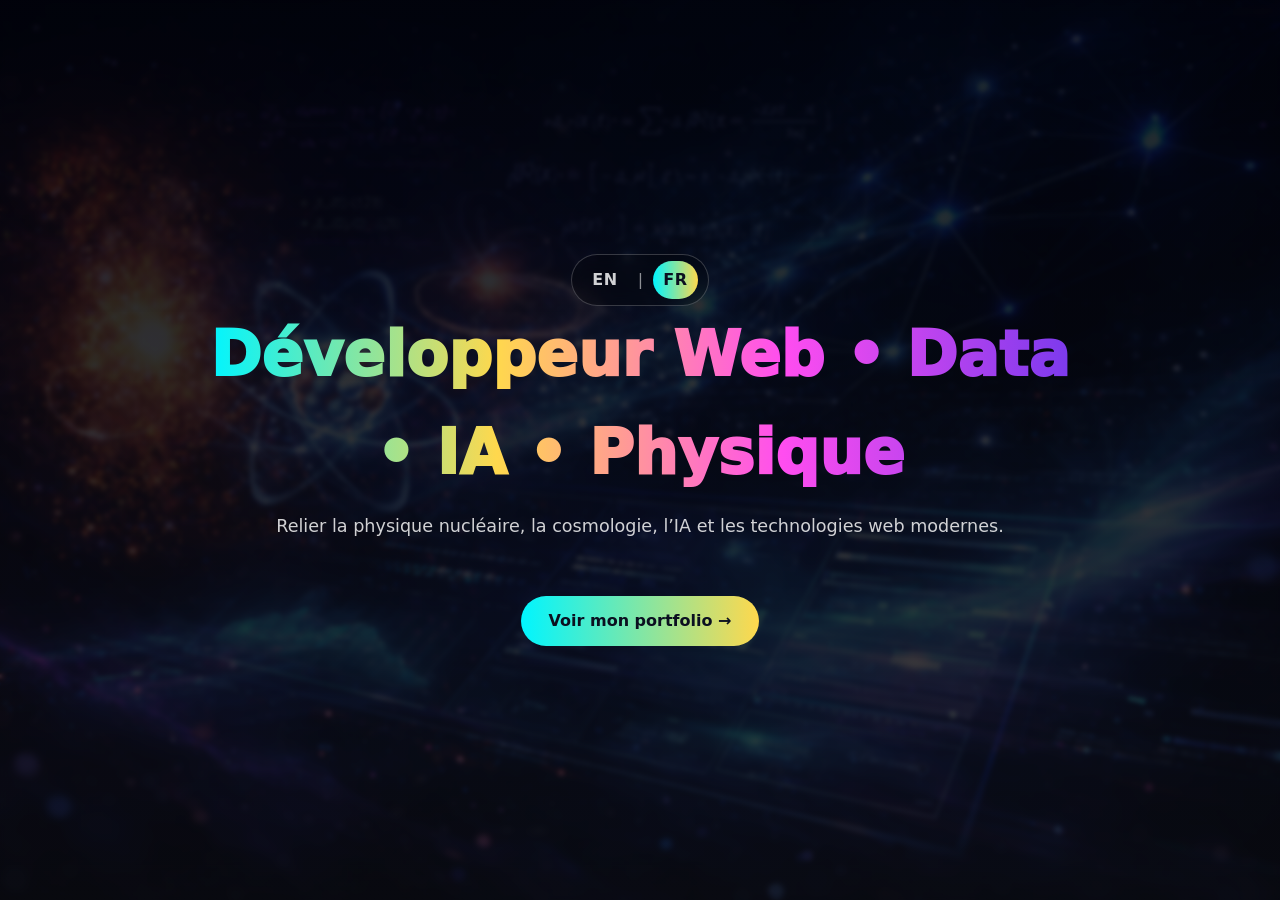
<file: html/index-fr.html>
<!doctype html>
<html lang="fr">

<head>
  <meta charset="utf-8" />
  <meta name="viewport" content="width=device-width, initial-scale=1" />
  <title>Bienvenue · Kun Ratha Kean</title>
  <meta name="description" content="Page d’accueil de Kun Ratha Kean — Web, Data, IA, Physique." />
  <link rel="stylesheet" href="../css/styles3.css" />
  <link rel="stylesheet" href="../css/lang_styles.css" />
</head>

<body class="welcome-page">

  <section class="hero-bg hero-bg--welcome" id="welcome">
    <div class="hero-overlay"></div>

    <div class="hero-content">
      <!-- Language switch -->
      <div class="lang-switch" role="navigation" aria-label="Choix de langue">
        <a class="lang-link" href="index.html" lang="en">EN</a>
        <span class="lang-sep" aria-hidden="true">|</span>
        <a class="lang-link active" href="index-fr.html" lang="fr">FR</a>
      </div>

      <h1>Développeur Web • Data • IA • Physique</h1>
      <p>Relier la physique nucléaire, la cosmologie, l’IA et les technologies web modernes.</p>

      <a href="portfolio-fr.html#top" class="hero-btn">Voir mon portfolio →</a>
    </div>
  </section>

  <script src="../js/lang.js"></script>

</body>

</html>
</file>
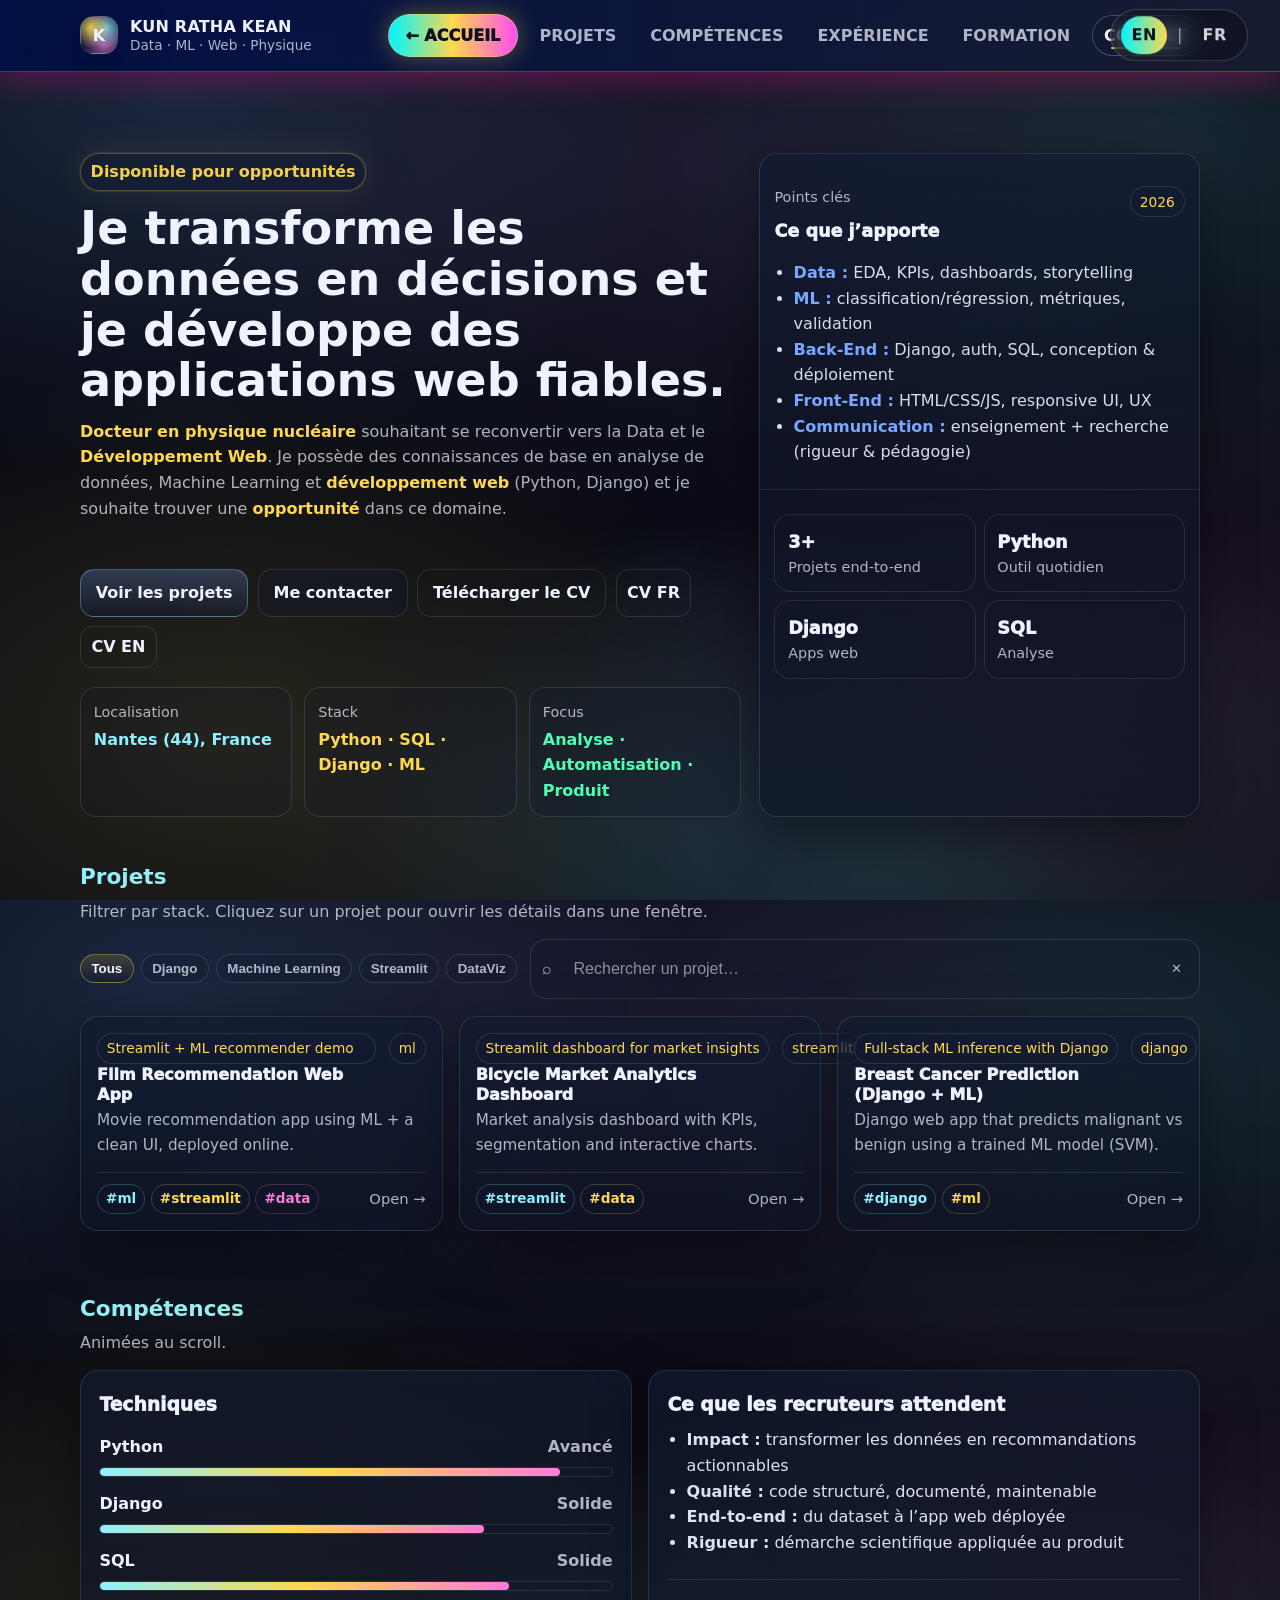
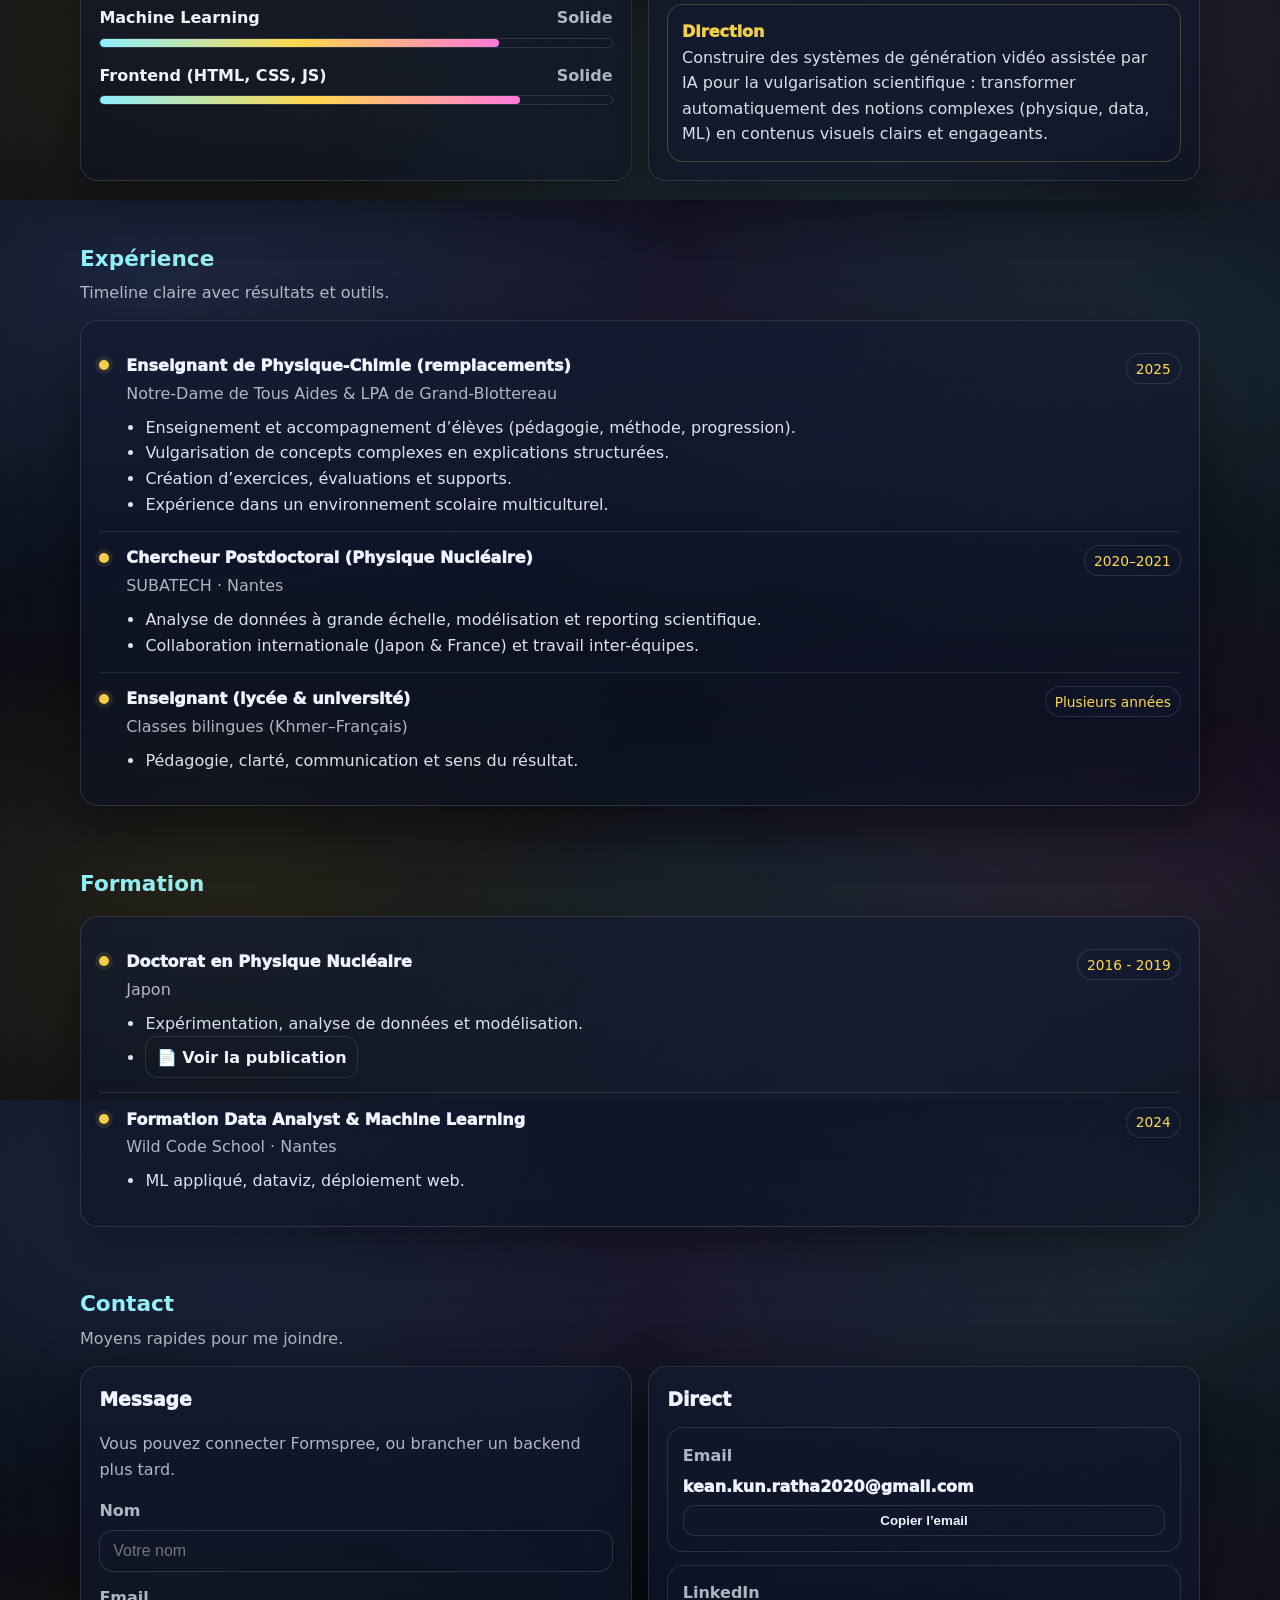
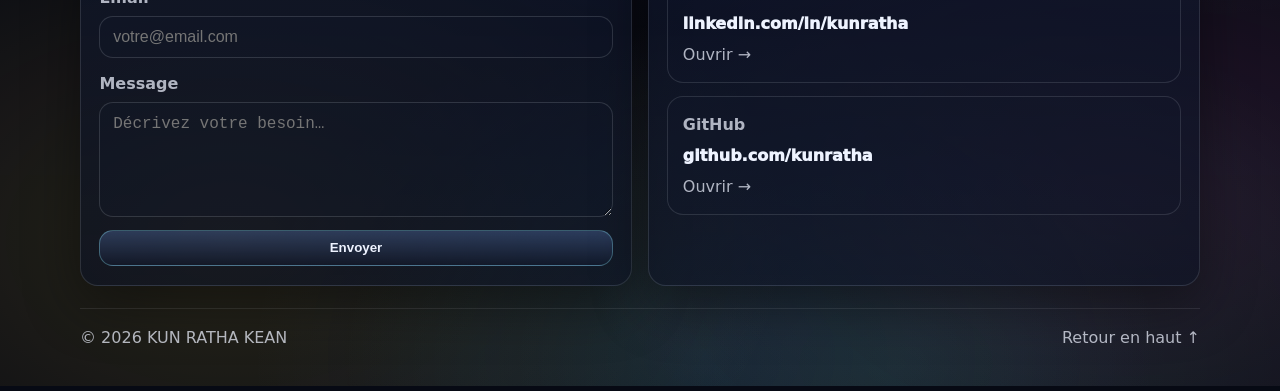
<file: html/portfolio-fr.html>
<!doctype html>
<html lang="fr" data-lang="fr" data-style="corporate">

<head>
  <meta charset="utf-8" />
  <meta name="viewport" content="width=device-width, initial-scale=1" />
  <title>KUN RATHA KEAN · Data Analyst / Développeur Django</title>
  <meta name="description"
    content="Portfolio de KUN RATHA KEAN — Data Analyst, Machine Learning et Développement Django." />
  <link rel="stylesheet" href="../css/styles3.css" />
  <link rel="stylesheet" href="../css/lang_styles.css" />
</head>

<body>
  <!-- Scroll progress -->
  <div class="progress" aria-hidden="true">
    <div class="progress__bar" id="progressBar"></div>
  </div>

  <!-- Header / Nav -->
  <header class="header" id="top">
    <div class="container header__inner">

      <!-- LEFT: BRAND -->
      <a class="brand" href="#top" aria-label="Retour en haut">
        <span class="brand__logo" aria-hidden="true">K</span>
        <span class="brand__text">
          <span class="brand__name">KUN RATHA KEAN</span>
          <span class="brand__role" data-i18n="brand.role">Data · ML · Web · Physique</span>
        </span>
      </a>

      <!-- RIGHT: NAV -->
      <nav class="nav" aria-label="Navigation principale">
        <a class="nav__link nav__home" href="index.html" data-i18n="nav.home"> ← ACCUEIL </a>
        <a class="nav__link active" href="#work" data-i18n="nav.work">PROJETS</a>
        <a class="nav__link" href="#skills" data-i18n="nav.skills">COMPÉTENCES</a>
        <a class="nav__link" href="#experience" data-i18n="nav.experience">EXPÉRIENCE</a>
        <a class="nav__link" href="#education" data-i18n="nav.education">FORMATION</a>
        <a class="nav__link" href="#contact" data-i18n="nav.contact">CONTACT</a>
      </nav>
    </div>

    <!-- MOBILE MENU -->
    <div class="mobile" id="mobileMenu" hidden>
      <div class="container mobile__inner">
        <a class="mobile__link" href="#work" data-i18n="nav.work">PROJETS</a>
        <a class="mobile__link" href="#skills" data-i18n="nav.skills">COMPÉTENCES</a>
        <a class="mobile__link" href="#experience" data-i18n="nav.experience">EXPÉRIENCE</a>
        <a class="mobile__link" href="#education" data-i18n="nav.education">FORMATION</a>
        <a class="mobile__link" href="#contact" data-i18n="nav.contact">CONTACT</a>
      </div>
    </div>

    <div class="header__actions">
      <div class="header__actions">
        <!-- Language switch: go to FR page -->
        <div class="lang-switch" role="navigation" aria-label="Language selector">
          <a class="lang-link active" href="portfolio.html" lang="en">EN</a>
          <span class="lang-sep" aria-hidden="true">|</span>
          <a class="lang-link" href="portfolio-fr.html" lang="fr">FR</a>
        </div>

        <button class="iconbtn iconbtn--menu" id="menuBtn" type="button" aria-label="Open menu" aria-expanded="false">
          <span class="iconbtn__icon" aria-hidden="true">☰</span>
        </button>
      </div>
    </div>
  </header>

  <main>
    <!-- HERO -->
    <section class="hero">
      <div class="container hero__grid">
        <div class="hero__left">
          <div class="pill pill--glow" data-i18n="hero.pill">Disponible pour opportunités</div>

          <!-- Corporate FR by default (recruiter-friendly) -->
          <h1 class="hero__title" data-i18n="hero.title">
            Je transforme les données en décisions et je développe des applications web fiables.
          </h1>

          <p class="hero__subtitle" data-i18n="hero.subtitle">
            <strong>Docteur en physique nucléaire</strong> souhaitant se reconvertir vers la Data et le
            <strong>Développement Web</strong>.
            Je possède des connaissances de base en analyse de données, Machine
            Learning et <strong>développement web</strong> (Python, Django) et je souhaite trouver une
            <strong>opportunité</strong> dans ce domaine.
          </p>

          <div class="hero__cta">
            <a class="btn btn--primary" href="#work" data-i18n="hero.ctaProjects">Voir les projets</a>
            <a class="btn" href="#contact" data-i18n="hero.ctaContact">Me contacter</a>

            <!-- CV: will switch automatically with language -->
            <a class="btn btn--ghost" href="assets/CV_KUN_RATHA_KEAN_FR.pdf" id="downloadCv" data-i18n="hero.ctaCv">
              Télécharger le CV
            </a>

            <!-- Optional: explicit CV links -->
            <a class="btn btn--ghost btn--sm" href="assets/CV_KUN_RATHA_KEAN_FR.pdf" id="cvFrLink">CV FR</a>
            <a class="btn btn--ghost btn--sm" href="assets/CV_KUN_RATHA_KEAN_EN.pdf" id="cvEnLink">CV EN</a>
          </div>

          <div class="hero__meta">
            <div class="meta">
              <div class="meta__k" data-i18n="hero.meta.locationK">Localisation</div>
              <div class="meta__v">Nantes (44), France</div>
            </div>
            <div class="meta">
              <div class="meta__k" data-i18n="hero.meta.stackK">Stack</div>
              <div class="meta__v">Python · SQL · Django · ML</div>
            </div>
            <div class="meta">
              <div class="meta__k" data-i18n="hero.meta.focusK">Focus</div>
              <div class="meta__v" data-i18n="hero.meta.focusV">Analyse · Automatisation · Produit</div>
            </div>
          </div>
        </div>

        <aside class="hero__right card">
          <div class="card__head">
            <div>
              <div class="card__kicker" data-i18n="high.kicker">Points clés</div>
              <div class="card__title" data-i18n="high.title">Ce que j’apporte</div>
            </div>
            <span class="badge">2026</span>
          </div>

          <ul class="bullets">
            <li data-i18n="high.b1"><strong>Data :</strong> EDA, KPIs, dashboards, storytelling</li>
            <li data-i18n="high.b2"><strong>ML :</strong> classification/régression, métriques, validation</li>
            <li data-i18n="high.b3"><strong>Back-End :</strong> Django, auth, SQL, conception & déploiement</li>
            <li data-i18n="high.b4"><strong>Front-End :</strong> HTML/CSS/JS, responsive UI, UX</li>
            <li data-i18n="high.b5"><strong>Communication :</strong> enseignement + recherche (rigueur & pédagogie)</li>
          </ul>

          <div class="divider"></div>

          <div class="mini-grid">
            <div class="mini">
              <div class="mini__num">3+</div>
              <div class="mini__lbl" data-i18n="mini.p">Projets end-to-end</div>
            </div>
            <div class="mini">
              <div class="mini__num">Python</div>
              <div class="mini__lbl" data-i18n="mini.py">Outil quotidien</div>
            </div>
            <div class="mini">
              <div class="mini__num">Django</div>
              <div class="mini__lbl" data-i18n="mini.dj">Apps web</div>
            </div>
            <div class="mini">
              <div class="mini__num">SQL</div>
              <div class="mini__lbl" data-i18n="mini.sql">Analyse</div>
            </div>
          </div>
        </aside>
      </div>
    </section>

    <!-- WORK -->
    <section class="section" id="work">
      <div class="container">
        <div class="section__head">
          <h2 class="section__title" data-i18n="work.title">Projets</h2>
          <p class="section__desc" data-i18n="work.desc">
            Filtrer par stack. Cliquez sur un projet pour ouvrir les détails dans une fenêtre.
          </p>
        </div>

        <div class="toolbar">
          <div class="chips" role="tablist" aria-label="Filtres projets">
            <button class="chip active" data-filter="all" role="tab" aria-selected="true"
              data-i18n="filters.all">Tous</button>
            <button class="chip" data-filter="django" role="tab">Django</button>
            <button class="chip" data-filter="ml" role="tab" data-i18n="filters.ml">Machine Learning</button>
            <button class="chip" data-filter="streamlit" role="tab">Streamlit</button>
            <button class="chip" data-filter="data" role="tab" data-i18n="filters.dataviz">DataViz</button>
          </div>

          <div class="search" role="search">
            <span class="search__icon" aria-hidden="true">⌕</span>
            <input id="projectSearch" type="search" placeholder="Rechercher un projet…"
              data-i18n-placeholder="work.searchPh" />
            <button class="search__clear" id="clearProjectSearch" type="button" aria-label="Effacer">✕</button>
          </div>
        </div>

        <div class="grid" id="projectsGrid" aria-live="polite"></div>
      </div>
    </section>

    <!-- SKILLS -->
    <section class="section" id="skills">
      <div class="container">
        <div class="section__head">
          <h2 class="section__title" data-i18n="skills.title">Compétences</h2>
          <p class="section__desc" data-i18n="skills.desc">Animées au scroll.</p>
        </div>

        <div class="grid grid--2">
          <div class="card pad">
            <h3 class="h3" data-i18n="skills.tech">Techniques</h3>

            <div class="skill" data-skill="90">
              <div class="skill__top"><span>Python</span><span class="muted" data-i18n="lvl.adv">Avancé</span></div>
              <div class="skill__bar">
                <div class="skill__fill"></div>
              </div>
            </div>

            <div class="skill" data-skill="75">
              <div class="skill__top"><span>Django</span><span class="muted" data-i18n="lvl.strong">Solide</span></div>
              <div class="skill__bar">
                <div class="skill__fill"></div>
              </div>
            </div>

            <div class="skill" data-skill="80">
              <div class="skill__top"><span>SQL</span><span class="muted" data-i18n="lvl.strong">Solide</span></div>
              <div class="skill__bar">
                <div class="skill__fill"></div>
              </div>
            </div>

            <div class="skill" data-skill="78">
              <div class="skill__top"><span>Machine Learning</span><span class="muted"
                  data-i18n="lvl.strong">Solide</span></div>
              <div class="skill__bar">
                <div class="skill__fill"></div>
              </div>
            </div>

            <div class="skill" data-skill="82">
              <div class="skill__top"><span>Frontend (HTML, CSS, JS)</span><span class="muted"
                  data-i18n="lvl.strong">Solide</span></div>
              <div class="skill__bar">
                <div class="skill__fill"></div>
              </div>
            </div>
          </div>

          <div class="card pad">
            <h3 class="h3" data-i18n="skills.recTitle">Ce que les recruteurs attendent</h3>
            <ul class="list">
              <li data-i18n="skills.r1"><strong>Impact :</strong> transformer les données en recommandations
                actionnables</li>
              <li data-i18n="skills.r2"><strong>Qualité :</strong> code structuré, documenté, maintenable</li>
              <li data-i18n="skills.r3"><strong>End-to-end :</strong> du dataset à l’app web déployée</li>
              <li data-i18n="skills.r4"><strong>Rigueur :</strong> démarche scientifique appliquée au produit</li>
            </ul>

            <div class="divider"></div>

            <div class="callout">
              <div class="callout__title" data-i18n="future.title">Direction</div>
              <div class="callout__text" data-i18n="future.text">
                Construire des systèmes de génération vidéo assistée par IA pour la vulgarisation scientifique :
                transformer automatiquement des notions complexes (physique, data, ML) en contenus visuels clairs et
                engageants.
              </div>
            </div>
          </div>
        </div>
      </div>
    </section>

    <!-- EXPERIENCE -->
    <section class="section" id="experience">
      <div class="container">
        <div class="section__head">
          <h2 class="section__title" data-i18n="exp.title">Expérience</h2>
          <p class="section__desc" data-i18n="exp.desc">Timeline claire avec résultats et outils.</p>
        </div>

        <div class="timeline card pad">
          <div class="tl">
            <div class="tl__dot"></div>
            <div class="tl__content">
              <div class="tl__top">
                <div>
                  <div class="tl__role" data-i18n="exp.r1.role">Enseignant de Physique-Chimie (remplacements)</div>
                  <div class="tl__place muted">Notre-Dame de Tous Aides & LPA de Grand-Blottereau</div>
                </div>
                <div class="tl__date badge">2025</div>
              </div>
              <ul class="list">
                <li data-i18n="exp.r1.b1">Enseignement et accompagnement d’élèves (pédagogie, méthode, progression).
                </li>
                <li data-i18n="exp.r1.b2">Vulgarisation de concepts complexes en explications structurées.</li>
                <li data-i18n="exp.r1.b3">Création d’exercices, évaluations et supports.</li>
                <li data-i18n="exp.r1.b4">Expérience dans un environnement scolaire multiculturel.</li>
              </ul>
            </div>
          </div>

          <div class="tl">
            <div class="tl__dot"></div>
            <div class="tl__content">
              <div class="tl__top">
                <div>
                  <div class="tl__role" data-i18n="exp.r2.role">Chercheur Postdoctoral (Physique Nucléaire)</div>
                  <div class="tl__place muted">SUBATECH · Nantes</div>
                </div>
                <div class="tl__date badge">2020–2021</div>
              </div>
              <ul class="list">
                <li data-i18n="exp.r2.b1">Analyse de données à grande échelle, modélisation et reporting scientifique.
                </li>
                <li data-i18n="exp.r2.b2">Collaboration internationale (Japon & France) et travail inter-équipes.</li>
              </ul>
            </div>
          </div>

          <div class="tl">
            <div class="tl__dot"></div>
            <div class="tl__content">
              <div class="tl__top">
                <div>
                  <div class="tl__role" data-i18n="exp.r3.role">Enseignant (lycée & université)</div>
                  <div class="tl__place muted" data-i18n="exp.r3.place">Classes bilingues (Khmer–Français)</div>
                </div>
                <div class="tl__date badge" data-i18n="exp.r3.date">Plusieurs années</div>
              </div>
              <ul class="list">
                <li data-i18n="exp.r3.b1">Pédagogie, clarté, communication et sens du résultat.</li>
              </ul>
            </div>
          </div>
        </div>
      </div>
    </section>

    <!-- EDUCATION -->
    <section class="section" id="education">
      <div class="container">
        <div class="section__head">
          <h2 class="section__title" data-i18n="edu.title">Formation</h2>
        </div>

        <div class="timeline card pad">
          <div class="tl">
            <div class="tl__dot"></div>
            <div class="tl__content">
              <div class="tl__top">
                <div>
                  <div class="tl__role" data-i18n="edu.phd">Doctorat en Physique Nucléaire</div>
                  <div class="tl__place muted" data-i18n="edu.jp">Japon</div>
                </div>
                <div class="tl__date badge">2016 - 2019</div>
              </div>
              <ul class="list">
                <li data-i18n="edu.phd.b1">Expérimentation, analyse de données et modélisation.</li>
                <li>
                  <a href="https://journals.aps.org/prc/abstract/10.1103/PhysRevC.100.014611" target="_blank"
                    rel="noopener" class="btn btn--sm btn--ghost" data-i18n="edu.paper">
                    📄 Voir la publication
                  </a>
                </li>
              </ul>
            </div>
          </div>

          <div class="tl">
            <div class="tl__dot"></div>
            <div class="tl__content">
              <div class="tl__top">
                <div>
                  <div class="tl__role" data-i18n="edu.wcs">Formation Data Analyst & Machine Learning</div>
                  <div class="tl__place muted">Wild Code School · Nantes</div>
                </div>
                <div class="tl__date badge">2024</div>
              </div>
              <ul class="list">
                <li data-i18n="edu.wcs.b1">ML appliqué, dataviz, déploiement web.</li>
              </ul>
            </div>
          </div>
        </div>
      </div>
    </section>

    <!-- CONTACT -->
    <section class="section" id="contact">
      <div class="container">
        <div class="section__head">
          <h2 class="section__title" data-i18n="contact.title">Contact</h2>
          <p class="section__desc" data-i18n="contact.desc">Moyens rapides pour me joindre.</p>
        </div>

        <div class="grid grid--2">
          <div class="card pad">
            <h3 class="h3" data-i18n="contact.msgTitle">Message</h3>
            <p class="muted" data-i18n="contact.msgDesc">
              Vous pouvez connecter Formspree, ou brancher un backend plus tard.
            </p>

            <form class="form" action="https://formspree.io/f/xbldqeaj" method="POST">
              <label class="field">
                <span data-i18n="contact.name">Nom</span>
                <input required name="name" autocomplete="name" placeholder="Votre nom"
                  data-i18n-placeholder="contact.namePh" />
              </label>

              <label class="field">
                <span>Email</span>
                <input required type="email" name="email" autocomplete="email" placeholder="votre@email.com"
                  data-i18n-placeholder="contact.emailPh" />
              </label>

              <label class="field">
                <span data-i18n="contact.message">Message</span>
                <textarea required name="message" rows="5" placeholder="Décrivez votre besoin…"
                  data-i18n-placeholder="contact.msgPh"></textarea>
              </label>

              <button class="btn btn--primary" type="submit" data-i18n="contact.send">Envoyer</button>
            </form>
          </div>

          <div class="card pad">
            <h3 class="h3" data-i18n="contact.directTitle">Direct</h3>

            <div class="contact-cards">
              <div class="contact-card">
                <div class="contact-card__k">Email</div>
                <div class="contact-card__v">
                  <span id="emailText">kean.kun.ratha2020@gmail.com</span>
                </div>
                <button class="btn btn--sm" id="copyEmail" type="button" data-i18n="contact.copyEmail">Copier
                  l’email</button>
              </div>

              <a class="contact-card contact-card--link" href="https://www.linkedin.com/in/kunratha/" target="_blank"
                rel="noreferrer">
                <div class="contact-card__k">LinkedIn</div>
                <div class="contact-card__v">linkedin.com/in/kunratha</div>
                <div class="muted" data-i18n="contact.open">Ouvrir →</div>
              </a>

              <a class="contact-card contact-card--link" href="https://github.com/kunratha" target="_blank"
                rel="noreferrer">
                <div class="contact-card__k">GitHub</div>
                <div class="contact-card__v">github.com/kunratha</div>
                <div class="muted" data-i18n="contact.open">Ouvrir →</div>
              </a>
            </div>
          </div>
        </div>

        <footer class="footer">
          <div class="footer__left">
            <span class="muted">© <span id="year"></span> KUN RATHA KEAN </span>
          </div>
          <div class="footer__right">
            <a class="muted" href="#top" data-i18n="footer.top">Retour en haut ↑</a>
          </div>
        </footer>
      </div>
    </section>
  </main>

  <!-- Project Modal -->
  <div class="modal" id="modal" role="dialog" aria-modal="true" aria-labelledby="modalTitle" hidden>
    <div class="modal__backdrop" data-close></div>
    <div class="modal__panel" role="document">
      <div class="modal__head">
        <div>
          <div class="badge" id="modalBadge">Project</div>
          <h3 class="modal__title" id="modalTitle">Title</h3>
          <div class="muted" id="modalSubtitle">Subtitle</div>
        </div>
        <button class="iconbtn" type="button" data-close aria-label="Close modal">✕</button>
      </div>

      <div class="modal__body" id="modalBody"></div>

      <div class="modal__foot">
        <a class="btn btn--primary" id="modalLive" href="#" target="_blank" rel="noreferrer">Live Demo</a>
        <a class="btn" id="modalGit" href="#" target="_blank" rel="noreferrer">GitHub</a>
      </div>
    </div>
  </div>

  <!-- Toast -->
  <div class="toast" id="toast" aria-live="polite" aria-atomic="true" hidden></div>

  <script src="../js/app2.js"></script>
  <script src="../js/lang.js"></script>

</body>

</html>
</file>
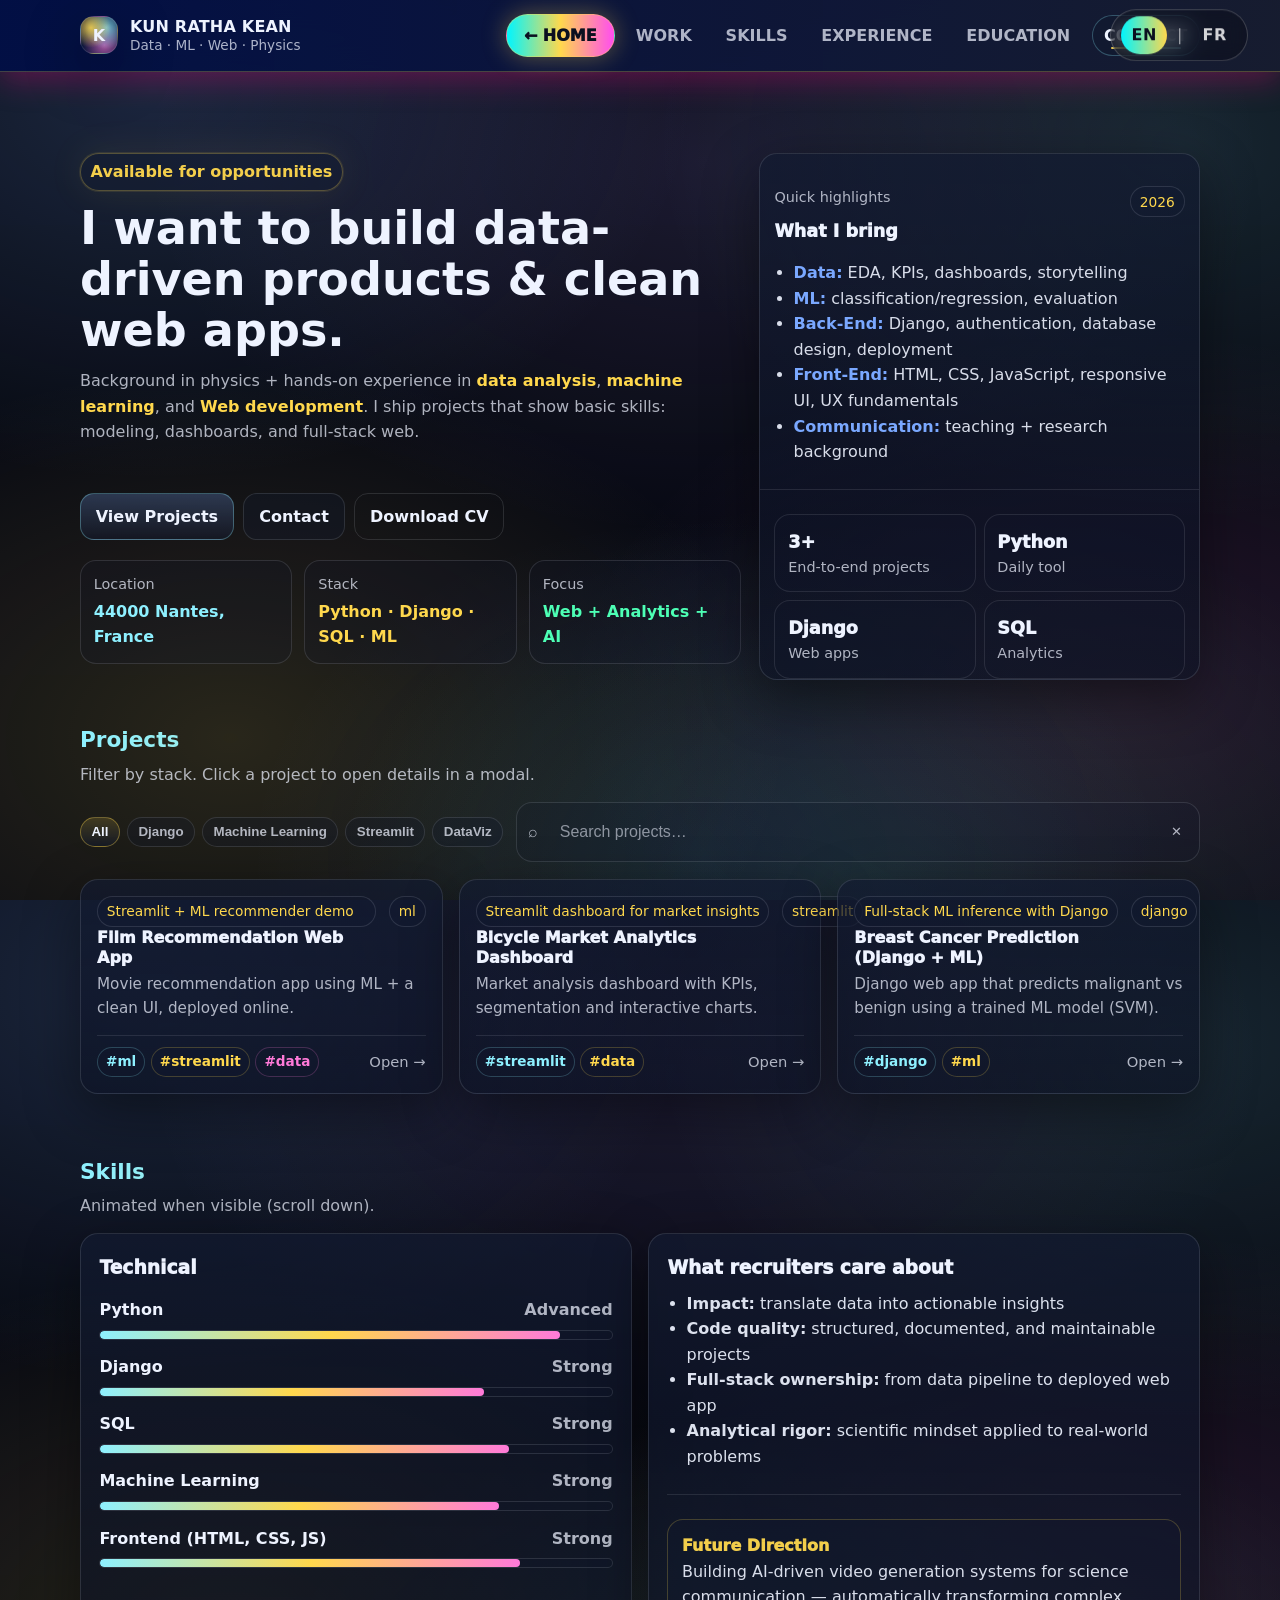
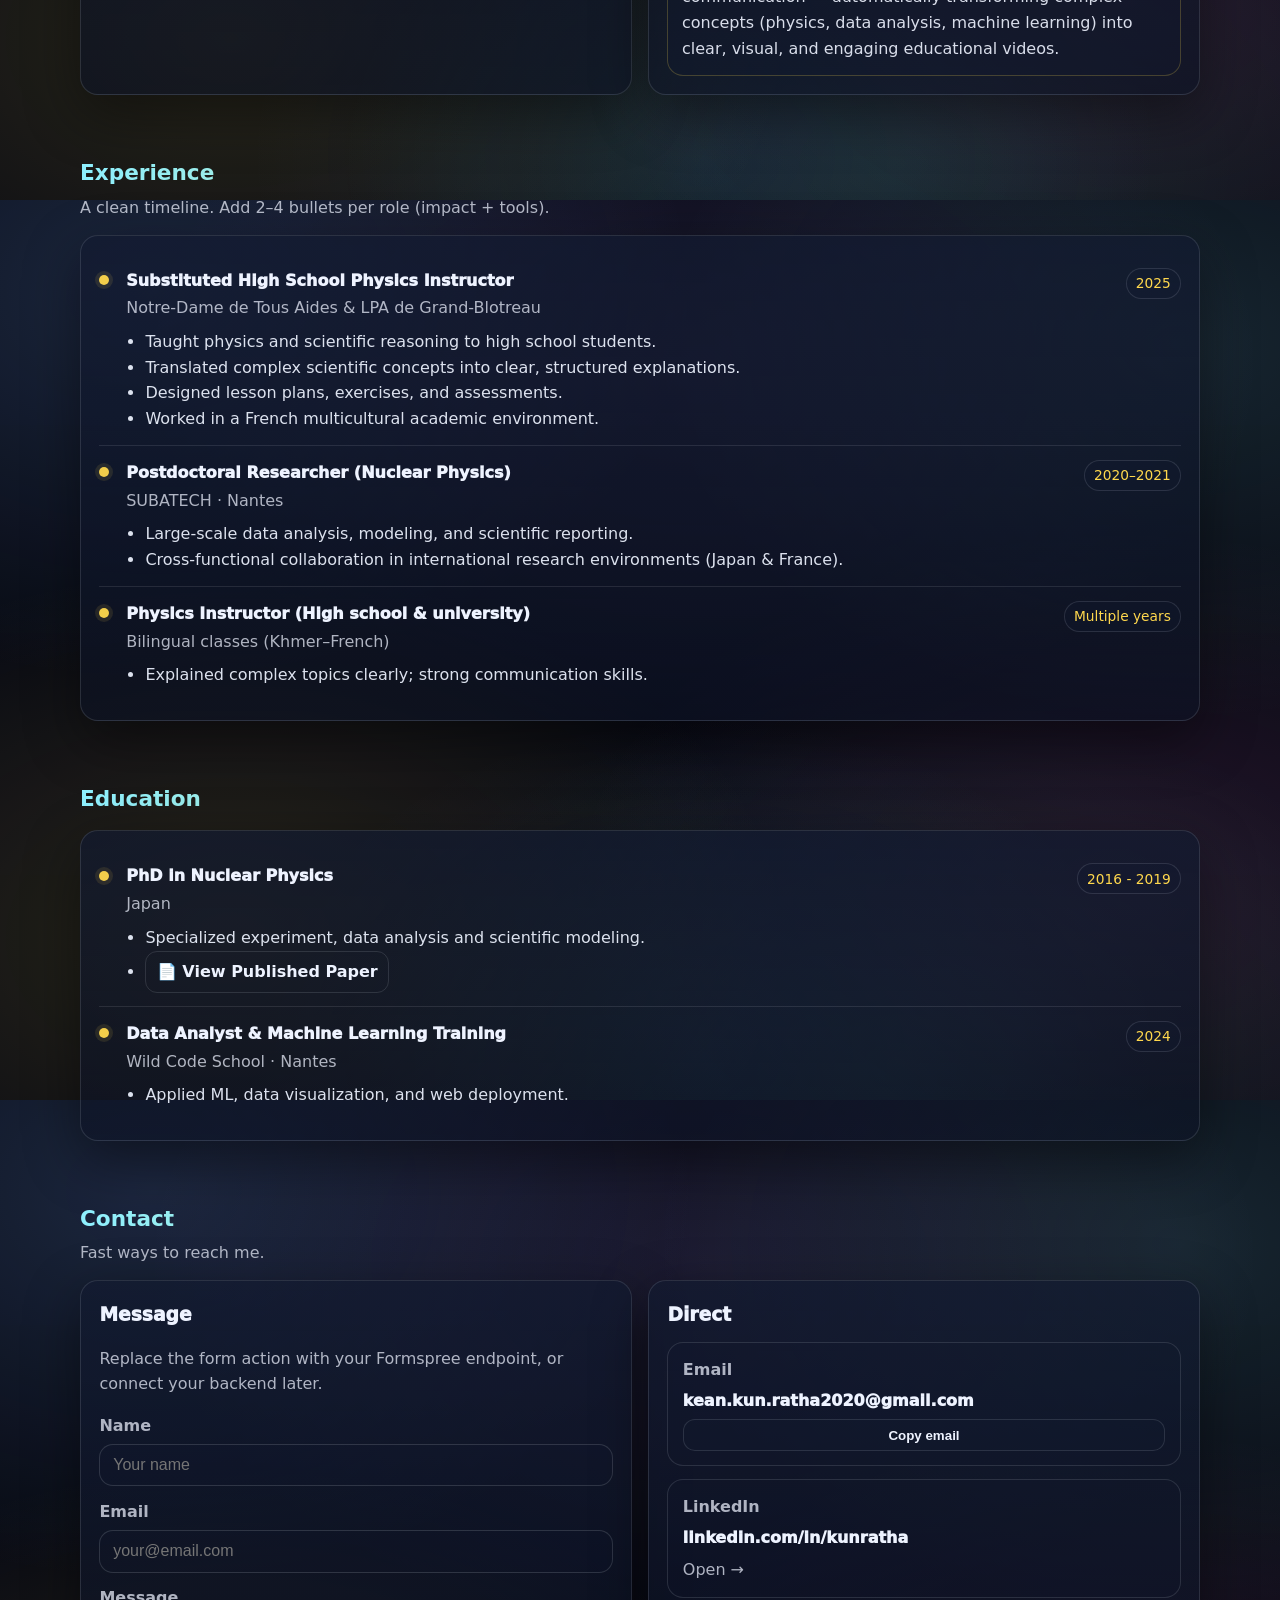
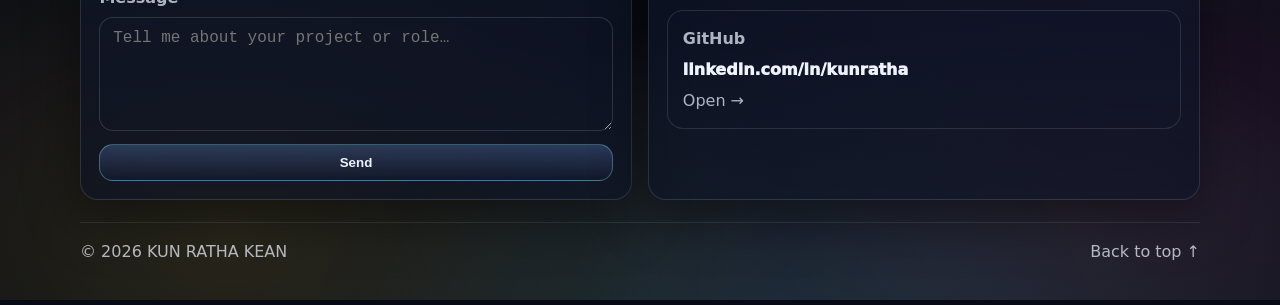
<file: html/portfolio.html>
<!doctype html>
<html lang="en">

<head>
  <meta charset="utf-8" />
  <meta name="viewport" content="width=device-width, initial-scale=1" />
  <title>Your Name · Data Analyst / Django Developer</title>
  <meta name="description" content="Portfolio of Your Name — Data Analyst, Machine Learning, Django developer." />

  <link rel="stylesheet" href="../css/styles3.css" />
  <link rel="stylesheet" href="../css/lang_styles.css" />
</head>

<body>
  <!-- Scroll progress -->
  <div class="progress" aria-hidden="true">
    <div class="progress__bar" id="progressBar"></div>
  </div>

  <!-- Header / Nav -->
  <header class="header" id="top">
    <div class="container header__inner">

      <!-- LEFT: BRAND -->
      <a class="brand" href="#top" aria-label="Go to top">
        <span class="brand__logo" aria-hidden="true">K</span>
        <span class="brand__text">
          <span class="brand__name">KUN RATHA KEAN</span>
          <span class="brand__role">Data · ML · Web · Physics</span>
        </span>
      </a>

      <!-- RIGHT: NAV -->
      <nav class="nav" aria-label="Primary navigation">
        <a class="nav__link nav__home" href="index.html"> ← HOME </a>
        <a class="nav__link active" href="#work">WORK</a>
        <a class="nav__link" href="#skills">SKILLS</a>
        <a class="nav__link" href="#experience">EXPERIENCE</a>
        <a class="nav__link" href="#education">EDUCATION</a>
        <a class="nav__link" href="#contact">CONTACT</a>
      </nav>
    </div>
    <!-- MOBILE MENU (needed for initMobileMenu) -->
    <div class="mobile" id="mobileMenu" hidden>
      <div class="container mobile__inner">
        <a class="mobile__link" href="#work">WORK</a>
        <a class="mobile__link" href="#skills">SKILLS</a>
        <a class="mobile__link" href="#experience">EXPERIENCE</a>
        <a class="mobile__link" href="#education">EDUCATION</a>
        <a class="mobile__link" href="#contact">CONTACT</a>
      </div>
    </div>

    <div class="header__actions">
      <div class="header__actions">
        <!-- Language switch: go to FR page -->
        <div class="lang-switch" role="navigation" aria-label="Language selector">
          <a class="lang-link active" href="portfolio.html" lang="en">EN</a>
          <span class="lang-sep" aria-hidden="true">|</span>
          <a class="lang-link" href="portfolio-fr.html" lang="fr">FR</a>
        </div>

        <button class="iconbtn iconbtn--menu" id="menuBtn" type="button" aria-label="Open menu" aria-expanded="false">
          <span class="iconbtn__icon" aria-hidden="true">☰</span>
        </button>
      </div>
    </div>
  </header>

  <main>
    <!-- HERO -->
    <section class="hero">
      <div class="container hero__grid">
        <div class="hero__left">
          <div class="pill pill--glow">Available for opportunities</div>
          <h1 class="hero__title">
            I want to build data-driven products & clean web apps.
          </h1>
          <p class="hero__subtitle">
            Background in physics + hands-on experience in <strong>data analysis</strong>,
            <strong>machine learning</strong>, and <strong>Web development</strong>.
            I ship projects that show basic skills: modeling, dashboards, and full-stack web.
          </p>

          <div class="hero__cta">
            <a class="btn btn--primary" href="#work">View Projects</a>
            <a class="btn" href="#contact">Contact</a>
            <a class="btn btn--ghost" href="assets/CV KUN RATHA KEAN.pdf" id="downloadCv">Download CV</a>
          </div>

          <div class="hero__meta">
            <div class="meta">
              <div class="meta__k">Location</div>
              <div class="meta__v">44000 Nantes, France</div>
            </div>
            <div class="meta">
              <div class="meta__k">Stack</div>
              <div class="meta__v">Python · Django · SQL · ML</div>
            </div>
            <div class="meta">
              <div class="meta__k">Focus</div>
              <div class="meta__v">Web + Analytics + AI</div>
            </div>
          </div>
        </div>

        <aside class="hero__right card">
          <div class="card__head">
            <div>
              <div class="card__kicker">Quick highlights</div>
              <div class="card__title">What I bring</div>
            </div>
            <span class="badge">2026</span>
          </div>

          <ul class="bullets">
            <li><strong>Data:</strong> EDA, KPIs, dashboards, storytelling</li>
            <li><strong>ML:</strong> classification/regression, evaluation</li>
            <li><strong>Back-End:</strong> Django, authentication, database design, deployment</li>
            <li><strong>Front-End:</strong> HTML, CSS, JavaScript, responsive UI, UX fundamentals</li>
            <li><strong>Communication:</strong> teaching + research background</li>
          </ul>

          <div class="divider"></div>

          <div class="mini-grid">
            <div class="mini">
              <div class="mini__num">3+</div>
              <div class="mini__lbl">End-to-end projects</div>
            </div>
            <div class="mini">
              <div class="mini__num">Python</div>
              <div class="mini__lbl">Daily tool</div>
            </div>
            <div class="mini">
              <div class="mini__num">Django</div>
              <div class="mini__lbl">Web apps</div>
            </div>
            <div class="mini">
              <div class="mini__num">SQL</div>
              <div class="mini__lbl">Analytics</div>
            </div>
          </div>
        </aside>
      </div>
    </section>

    <!-- WORK -->
    <section class="section" id="work">
      <div class="container">
        <div class="section__head">
          <h2 class="section__title">Projects</h2>
          <p class="section__desc">
            Filter by stack. Click a project to open details in a modal.
          </p>
        </div>

        <div class="toolbar">
          <div class="chips" role="tablist" aria-label="Project filters">
            <button class="chip active" data-filter="all" role="tab" aria-selected="true">All</button>
            <button class="chip" data-filter="django" role="tab">Django</button>
            <button class="chip" data-filter="ml" role="tab">Machine Learning</button>
            <button class="chip" data-filter="streamlit" role="tab">Streamlit</button>
            <button class="chip" data-filter="data" role="tab">DataViz</button>
          </div>

          <div class="search" role="search">
            <span class="search__icon" aria-hidden="true">⌕</span>
            <input id="projectSearch" type="search" placeholder="Search projects…" />
            <button class="search__clear" id="clearProjectSearch" type="button" aria-label="Clear">✕</button>
          </div>
        </div>

        <div class="grid" id="projectsGrid" aria-live="polite"></div>
      </div>
    </section>

    <!-- SKILLS -->
    <section class="section" id="skills">
      <div class="container">
        <div class="section__head">
          <h2 class="section__title">Skills</h2>
          <p class="section__desc">
            Animated when visible (scroll down).
          </p>
        </div>

        <div class="grid grid--2">
          <div class="card pad">
            <h3 class="h3">Technical</h3>

            <div class="skill" data-skill="90">
              <div class="skill__top"><span>Python</span><span class="muted">Advanced</span></div>
              <div class="skill__bar">
                <div class="skill__fill"></div>
              </div>
            </div>

            <div class="skill" data-skill="75">
              <div class="skill__top"><span>Django</span><span class="muted">Strong</span></div>
              <div class="skill__bar">
                <div class="skill__fill"></div>
              </div>
            </div>

            <div class="skill" data-skill="80">
              <div class="skill__top"><span>SQL</span><span class="muted">Strong</span></div>
              <div class="skill__bar">
                <div class="skill__fill"></div>
              </div>
            </div>

            <div class="skill" data-skill="78">
              <div class="skill__top"><span>Machine Learning</span><span class="muted">Strong</span></div>
              <div class="skill__bar">
                <div class="skill__fill"></div>
              </div>
            </div>

            <div class="skill" data-skill="82">
              <div class="skill__top"><span>Frontend (HTML, CSS, JS)</span><span class="muted">Strong</span></div>
              <div class="skill__bar">
                <div class="skill__fill"></div>
              </div>
            </div>
          </div>



          <div class="card pad">
            <h3 class="h3">What recruiters care about</h3>
            <ul class="list">
              <li><strong>Impact:</strong> translate data into actionable insights</li>
              <li><strong>Code quality:</strong> structured, documented, and maintainable projects</li>
              <li><strong>Full-stack ownership:</strong> from data pipeline to deployed web app</li>
              <li><strong>Analytical rigor:</strong> scientific mindset applied to real-world problems</li>
            </ul>

            <div class="divider"></div>

            <div class="callout">
              <div class="callout__title">Future Direction</div>
              <div class="callout__text">
                Building AI-driven video generation systems for science
                communication — automatically transforming complex concepts
                (physics, data analysis, machine learning) into clear,
                visual, and engaging educational videos.
              </div>
            </div>
          </div>
        </div>
      </div>
    </section>

    <!-- EXPERIENCE -->
    <section class="section" id="experience">
      <div class="container">
        <div class="section__head">
          <h2 class="section__title">Experience</h2>
          <p class="section__desc">
            A clean timeline. Add 2–4 bullets per role (impact + tools).
          </p>
        </div>

        <div class="timeline card pad">
          <div class="tl">
            <div class="tl__dot"></div>
            <div class="tl__content">
              <div class="tl__top">
                <div>
                  <div class="tl__role">Substituted High School Physics Instructor</div>
                  <div class="tl__place muted">Notre-Dame de Tous Aides & LPA de Grand-Blotreau</div>
                </div>
                <div class="tl__date badge">2025</div>
              </div>
              <ul class="list">
                <li>Taught physics and scientific reasoning to high school students.</li>
                <li>Translated complex scientific concepts into clear, structured explanations.</li>
                <li>Designed lesson plans, exercises, and assessments.</li>
                <li>Worked in a French multicultural academic environment.</li>
              </ul>
            </div>
          </div>
          <div class="tl">
            <div class="tl__dot"></div>
            <div class="tl__content">
              <div class="tl__top">
                <div>
                  <div class="tl__role">Postdoctoral Researcher (Nuclear Physics)</div>
                  <div class="tl__place muted">SUBATECH · Nantes</div>
                </div>
                <div class="tl__date badge">2020–2021</div>
              </div>
              <ul class="list">
                <li>Large-scale data analysis, modeling, and scientific reporting.</li>
                <li>Cross-functional collaboration in international research environments (Japan & France).</li>
              </ul>
            </div>
          </div>

          <div class="tl">
            <div class="tl__dot"></div>
            <div class="tl__content">
              <div class="tl__top">
                <div>
                  <div class="tl__role">Physics Instructor (High school & university)</div>
                  <div class="tl__place muted">Bilingual classes (Khmer–French)</div>
                </div>
                <div class="tl__date badge">Multiple years</div>
              </div>
              <ul class="list">
                <li>Explained complex topics clearly; strong communication skills.</li>
              </ul>
            </div>
          </div>
        </div>
      </div>
    </section>

    <!-- EDUCATION -->
    <section class="section" id="education">
      <div class="container">
        <div class="section__head">
          <h2 class="section__title">Education</h2>
        </div>

        <div class="timeline card pad">
          <div class="tl">
            <div class="tl__dot"></div>
            <div class="tl__content">
              <div class="tl__top">
                <div>
                  <div class="tl__role">PhD in Nuclear Physics</div>
                  <div class="tl__place muted">Japan</div>
                </div>
                <div class="tl__date badge">2016 - 2019</div>
              </div>
              <ul class="list">
                <li>Specialized experiment, data analysis and scientific modeling.</li>
                <li><a href="https://journals.aps.org/prc/abstract/10.1103/PhysRevC.100.014611" target="_blank"
                    rel="noopener" class="btn btn--sm btn--ghost">
                    📄 View Published Paper
                  </a></li>
              </ul>
            </div>
          </div>

          <div class="tl">
            <div class="tl__dot"></div>
            <div class="tl__content">
              <div class="tl__top">
                <div>
                  <div class="tl__role">Data Analyst & Machine Learning Training</div>
                  <div class="tl__place muted">Wild Code School · Nantes</div>
                </div>
                <div class="tl__date badge">2024</div>
              </div>
              <ul class="list">
                <li>Applied ML, data visualization, and web deployment.</li>
              </ul>
            </div>
          </div>

        </div>
      </div>
    </section>

    <!-- CONTACT -->
    <section class="section" id="contact">
      <div class="container">
        <div class="section__head">
          <h2 class="section__title">Contact</h2>
          <p class="section__desc">
            Fast ways to reach me.
          </p>
        </div>

        <div class="grid grid--2">
          <div class="card pad">
            <h3 class="h3">Message</h3>
            <p class="muted">
              Replace the form action with your Formspree endpoint, or connect your backend later.
            </p>

            <form class="form" action="https://formspree.io/f/xbldqeaj" method="POST">
              <label class="field">
                <span>Name</span>
                <input required name="name" autocomplete="name" placeholder="Your name" />
              </label>

              <label class="field">
                <span>Email</span>
                <input required type="email" name="email" autocomplete="email" placeholder="your@email.com" />
              </label>

              <label class="field">
                <span>Message</span>
                <textarea required name="message" rows="5" placeholder="Tell me about your project or role…"></textarea>
              </label>

              <button class="btn btn--primary" type="submit">Send</button>
            </form>
          </div>

          <div class="card pad">
            <h3 class="h3">Direct</h3>

            <div class="contact-cards">
              <div class="contact-card">
                <div class="contact-card__k">Email</div>
                <div class="contact-card__v">
                  <span id="emailText">kean.kun.ratha2020@gmail.com</span>
                </div>
                <button class="btn btn--sm" id="copyEmail" type="button">Copy email</button>
              </div>

              <a class="contact-card contact-card--link" href="https://www.linkedin.com/in/kunratha/" target="_blank"
                rel="noreferrer">
                <div class="contact-card__k">LinkedIn</div>
                <div class="contact-card__v">linkedin.com/in/kunratha</div>
                <div class="muted">Open →</div>
              </a>

              <a class="contact-card contact-card--link" href="https://github.com/kunratha" target="_blank"
                rel="noreferrer">
                <div class="contact-card__k">GitHub</div>
                <div class="contact-card__v">linkedin.com/in/kunratha</div>
                <div class="muted">Open →</div>
              </a>
            </div>

            <!-- <div class="divider"></div>

            <div class="callout">
              <div class="callout__title">Available for Opportunities</div>
              <div class="callout__text">
                Open to roles in Data Analysis, Machine Learning, and Web development.
              </div>
            </div> -->
          </div>
        </div>

        <footer class="footer">
          <div class="footer__left">
            <span class="muted">© <span id="year"></span> KUN RATHA KEAN </span>
          </div>
          <div class="footer__right">
            <a class="muted" href="#top">Back to top ↑</a>
          </div>
        </footer>
      </div>
    </section>
  </main>

  <!-- Project Modal -->
  <div class="modal" id="modal" role="dialog" aria-modal="true" aria-labelledby="modalTitle" hidden>
    <div class="modal__backdrop" data-close></div>
    <div class="modal__panel" role="document">
      <div class="modal__head">
        <div>
          <div class="badge" id="modalBadge">Project</div>
          <h3 class="modal__title" id="modalTitle">Title</h3>
          <div class="muted" id="modalSubtitle">Subtitle</div>
        </div>
        <button class="iconbtn" type="button" data-close aria-label="Close modal">✕</button>
      </div>

      <div class="modal__body" id="modalBody"></div>

      <div class="modal__foot">
        <a class="btn btn--primary" id="modalLive" href="#" target="_blank" rel="noreferrer">Live Demo</a>
        <a class="btn" id="modalGit" href="#" target="_blank" rel="noreferrer">GitHub</a>
      </div>
    </div>
  </div>

  <!-- Toast -->
  <div class="toast" id="toast" aria-live="polite" aria-atomic="true" hidden></div>

  <script src="../js/app2.js"></script>
  <script src="../js/lang.js"></script>
</body>

</html>
</file>
<file: css/styles3.css>
/* =========================
   FULL STYLES.CSS (CLEAN + COLORFUL)
   Yellow + multi-accent version
   ========================= */

/* ============ TOKENS ============ */
:root {
  --bg: #070a14;
  --panel: rgba(18, 26, 48, .72);
  --panel2: rgba(12, 18, 36, .62);
  --text: #eef3ff;
  --muted: rgba(238, 243, 255, .72);
  --line: rgba(238, 243, 255, .12);
  --shadow: 0 18px 55px rgba(0, 0, 0, .42);

  /* Palette */
  --blue: #7aa8ff;
  --cyan: #8ef0ff;
  --yellow: #ffd84d;
  --pink: #ff7ad9;
  --violet: #b48cff;
  --green: #4dffb5;
  --orange: #ff9a4d;

  /* Brand tokens */
  --brand: var(--blue);
  --brand2: var(--cyan);

  --radius: 18px;
  --max: 1120px;

  --focus: 0 0 0 3px rgba(142, 240, 255, .22);
}

/* Light theme overrides */
[data-theme="light"] {
  --bg: #fbfaf7;
  --panel: rgba(255, 255, 255, .92);
  --panel2: rgba(255, 255, 255, .82);

  --text: #10162a;
  --muted: rgba(16, 22, 42, .68);
  --line: rgba(16, 22, 42, .10);
  --shadow: 0 16px 40px rgba(16, 22, 42, .10);

  --blue: #2f5bff;
  --cyan: #0ea5e9;
  --yellow: #b88a00;
  --pink: #c026d3;
  --violet: #6d28d9;
  --green: #0f766e;
  --orange: #c2410c;

  --brand: var(--blue);
  --brand2: var(--cyan);

  --focus: 0 0 0 3px rgba(14, 165, 233, .20);
}

/* ============ BASE / RESET ============ */
* {
  box-sizing: border-box;
}

html,
body {
  height: 100%;
}

body {
  margin: 0;
  font-family: ui-sans-serif, system-ui, -apple-system, Segoe UI, Roboto, Helvetica, Arial;
  color: var(--text);
  line-height: 1.6;
  background:
    radial-gradient(900px 650px at 12% 10%, rgba(122, 168, 255, .18), transparent 60%),
    radial-gradient(900px 650px at 92% 16%, rgba(142, 240, 255, .12), transparent 58%),
    radial-gradient(700px 520px at 55% 95%, rgba(122, 168, 255, .10), transparent 65%),
    radial-gradient(900px 600px at 18% 82%, rgba(255, 216, 77, .14), transparent 62%),
    radial-gradient(900px 600px at 88% 78%, rgba(255, 122, 217, .12), transparent 62%),
    radial-gradient(900px 600px at 55% 18%, rgba(180, 140, 255, .12), transparent 62%),
    radial-gradient(900px 600px at 70% 96%, rgba(77, 255, 181, .10), transparent 62%),
    linear-gradient(180deg, transparent, rgba(0, 0, 0, .10)),
    var(--bg);
}

[data-theme="light"] body {
  background:
    radial-gradient(900px 650px at 12% 10%, rgba(47, 91, 255, .10), transparent 60%),
    radial-gradient(900px 650px at 92% 16%, rgba(14, 165, 233, .08), transparent 58%),
    radial-gradient(900px 600px at 18% 82%, rgba(184, 138, 0, .08), transparent 62%),
    radial-gradient(900px 600px at 88% 78%, rgba(192, 38, 211, .07), transparent 62%),
    radial-gradient(900px 600px at 55% 18%, rgba(109, 40, 217, .06), transparent 62%),
    linear-gradient(180deg, transparent, rgba(0, 0, 0, .03)),
    var(--bg);
}

a {
  color: inherit;
  text-decoration: none;
}

a:hover {
  color: var(--yellow);
}

.container {
  width: min(var(--max), calc(100% - 2rem));
  margin: 0 auto;
}

/* ============ SCROLL PROGRESS ============ */
.progress {
  position: fixed;
  top: 0;
  left: 0;
  right: 0;
  height: 3px;
  background: transparent;
  z-index: 60;
}

.progress__bar {
  height: 100%;
  width: 0%;
  background: linear-gradient(90deg, var(--brand), var(--brand2), var(--yellow), var(--pink));
}

/* ============ ICON BUTTON (hamburger / theme / close) ============ */
.iconbtn {
  display: inline-flex;
  align-items: center;
  justify-content: center;
  width: 42px;
  height: 42px;
  border-radius: 14px;
  border: 1px solid var(--line);
  background: rgba(18, 26, 48, .35);
  color: var(--text);
  cursor: pointer;
}

.iconbtn:hover {
  border-color: rgba(255, 216, 77, .30);
  box-shadow: 0 0 0 3px rgba(255, 216, 77, .10);
}

.iconbtn:focus-visible {
  outline: none;
  box-shadow: var(--focus);
}

.iconbtn__icon {
  font-size: 18px;
  line-height: 1;
}

/* ============ HERO BACKGROUND SECTION (optional pages) ============ */
.hero-bg {
  position: relative;
  height: 100vh;
  background: url("../assets/hero-bg.png") center/cover no-repeat;
  display: flex;
  align-items: center;
  justify-content: center;
  text-align: center;
  overflow: hidden;
}

.hero-overlay {
  position: absolute;
  inset: 0;
  background: linear-gradient(180deg, rgba(5, 8, 20, .65), rgba(5, 8, 20, .85));
  backdrop-filter: blur(2px);
}

.hero-content {
  position: relative;
  z-index: 2;
  max-width: 900px;
  padding: 0 20px;
  color: #fff;
}

.hero-content h1 {
  font-size: clamp(2.5rem, 5vw, 4rem);
  font-weight: 900;
  background: linear-gradient(90deg, #00f5ff, #ffcc00, #ff4df0);
  -webkit-background-clip: text;
  background-clip: text;
  color: transparent;
}

.hero-content p {
  margin-top: 20px;
  font-size: 1.2rem;
  opacity: .9;
}

.hero-btn {
  display: inline-block;
  margin-top: 30px;
  padding: 12px 28px;
  border-radius: 40px;
  background: linear-gradient(90deg, #00f5ff, #ffcc00);
  color: #000;
  font-weight: 700;
  transition: .3s ease;
}

.hero-btn:hover {
  transform: scale(1.05);
  box-shadow: 0 0 25px rgba(255, 204, 0, .6);
}

/* ============ WELCOME PAGE HERO (index.html) ============ */
.hero-bg--welcome {
  height: 100vh;
  min-height: 680px;
  display: flex;
  align-items: center;
  justify-content: center;
  text-align: center;
  background: url("../assets/hero-bg.png") center/cover no-repeat;
}

.hero-bg--welcome .hero-overlay {
  background: linear-gradient(180deg, rgba(1, 2, 9, .85), rgba(10, 10, 12, .8));
}

.hero-bg--welcome .hero-content h1 {
  font-size: clamp(2.4rem, 4.8vw, 4.2rem);
  font-weight: 950;
  margin: 0 0 10px;
  background: linear-gradient(90deg, #00f5ff, #ffd84d, #ff4df0, #7c3aed);
  -webkit-background-clip: text;
  background-clip: text;
  color: transparent;
}

.hero-bg--welcome .hero-content p {
  font-size: 1.1rem;
  max-width: 70ch;
  margin: 0 auto 26px;
  color: rgba(255, 255, 255, .90);
}

.hero-bg--welcome .hero-btn {
  display: inline-block;
  padding: 12px 28px;
  border-radius: 999px;
  background: linear-gradient(90deg, #00f5ff, #ffd84d);
  color: #0b1020;
  font-weight: 900;
  transition: transform .2s ease, box-shadow .2s ease;
}

.hero-bg--welcome .hero-btn:hover {
  transform: translateY(-2px) scale(1.03);
  box-shadow: 0 18px 50px rgba(0, 0, 0, .30), 0 0 40px rgba(255, 216, 77, .25);
}

.welcome-hint {
  position: absolute;
  bottom: 18px;
  left: 50%;
  transform: translateX(-50%);
  color: rgba(255, 255, 255, .65);
  font-weight: 800;
  letter-spacing: .12em;
  font-size: .82rem;
}

/* ============ HEADER + NAV (RIGHT ALIGNED) ============ */
.header {
  position: sticky;
  top: 0;
  z-index: 50;
  background: linear-gradient(90deg, rgba(1, 15, 70, .95), rgba(23, 28, 48, .92));
  backdrop-filter: blur(14px);
  border-bottom: 1px solid rgba(255, 216, 77, .25);
  box-shadow: 0 8px 30px rgba(222, 10, 119, .35);
  margin-bottom: 3rem;
}

/* IMPORTANT:
   Your HTML has .header__actions OUTSIDE .header__inner.
   So we make the header relative and position the actions.
*/
.header {
  position: sticky;
}

.header__inner {
  display: flex;
  align-items: center;
  justify-content: space-between;
  gap: 1rem;
  padding: .85rem 0;
}

.header__actions {
  position: absolute;
  right: 1rem;
  top: 50%;
  transform: translateY(-50%);
  display: flex;
  gap: .5rem;
}

/* Brand */
.brand {
  display: flex;
  align-items: center;
  gap: .75rem;
  min-width: 220px;
}

.brand__logo {
  width: 38px;
  height: 38px;
  border-radius: 14px;
  display: grid;
  place-items: center;
  font-weight: 900;
  color: var(--text);
  border: 1px solid var(--line);
  background:
    radial-gradient(circle at 28% 30%, rgba(255, 216, 77, .85), transparent 55%),
    radial-gradient(circle at 70% 30%, rgba(142, 240, 255, .75), transparent 60%),
    radial-gradient(circle at 65% 78%, rgba(255, 122, 217, .65), transparent 60%),
    rgba(18, 26, 48, .45);
  box-shadow: var(--shadow);
}

.brand__text {
  display: flex;
  flex-direction: column;
  line-height: 1.1;
}

.brand__name {
  font-weight: 900;
  letter-spacing: .2px;
}

.brand__role {
  font-size: .85rem;
  color: var(--muted);
  margin-top: 2px;
}

/* Desktop nav */
.nav {
  display: flex;
  align-items: center;
  justify-content: flex-end;
  gap: .55rem;
  flex-wrap: wrap;
}

.nav__link {
  position: relative;
  padding: .42rem .72rem;
  border-radius: 999px;
  color: var(--muted);
  border: 1px solid transparent;
  transition: transform .12s ease, background .2s ease, border-color .2s ease, color .2s ease;
  font-weight: 700;
}

.nav__link:hover {
  color: var(--text);
  background: rgba(18, 26, 48, .35);
  border-color: var(--line);
}

[data-theme="light"] .nav__link:hover {
  background: rgba(16, 22, 42, .06);
  border-color: rgba(16, 22, 42, .10);
}

/* Active */
.nav__link.active {
  color: var(--text);
  background: rgba(18, 26, 48, .55);
  border-color: rgba(142, 240, 255, .28);
}

.nav__link.active::after {
  content: "";
  position: absolute;
  left: 18px;
  right: 18px;
  bottom: 6px;
  height: 2px;
  border-radius: 999px;
  background: linear-gradient(90deg, var(--yellow), var(--brand2));
  opacity: .9;
}

/* Home button */
.nav__home {
  font-weight: 950;
  padding: .5rem 1.05rem;
  border-radius: 999px;
  background: linear-gradient(90deg, #00f5ff, #ffd84d, #ff4df0);
  color: #0b1020 !important;
  border: 1px solid rgba(255, 216, 77, .40);
  box-shadow: 0 0 25px rgba(255, 216, 77, .35);
  transition: transform .25s ease, box-shadow .25s ease;
}

.nav__home:hover {
  transform: translateY(-2px) scale(1.04);
  box-shadow: 0 0 45px rgba(255, 216, 77, .60);
  color: var(--yellow) !important;
}

/* ============ MOBILE MENU (the IMPORTANT FIX) ============ */
/* Mobile container style (always defined once) */
.mobile {
  border-top: 1px solid var(--line);
  padding: .5rem 0 .9rem;
  background: rgba(18, 26, 48, .92);
}

/* Respect hidden toggle */
.mobile[hidden] {
  display: none !important;
}

.mobile__inner {
  display: grid;
  gap: .25rem;
}

.mobile__link {
  padding: .7rem .2rem;
  color: var(--muted);
  font-weight: 800;
}

.mobile__link:hover {
  color: var(--yellow);
}

/* Show/hide nav + hamburger by breakpoint */
.iconbtn--menu {
  display: none;
}

@media (max-width: 860px) {
  .nav {
    display: none;
  }

  /* hide desktop nav */
  .iconbtn--menu {
    display: inline-flex;
  }

  /* show hamburger */
  .header__actions {
    right: 1rem;
  }

  /* keep it on the right */
}

@media (min-width: 861px) {
  .mobile {
    display: none !important;
  }

  /* never show mobile menu on desktop */
}

/* ============ BUTTONS ============ */
.btn {
  display: inline-flex;
  align-items: center;
  justify-content: center;
  gap: .5rem;
  padding: .62rem .92rem;
  border-radius: 14px;
  border: 1px solid var(--line);
  background: rgba(18, 26, 48, .35);
  color: var(--text);
  font-weight: 800;
  cursor: pointer;
}

.btn:hover {
  transform: translateY(-1px);
  transition: transform .12s ease;
  border-color: rgba(255, 216, 77, .30);
  box-shadow: 0 0 0 3px rgba(255, 216, 77, .10);
}

.btn:focus-visible {
  outline: none;
  box-shadow: var(--focus);
}

.btn--primary {
  border-color: rgba(142, 240, 255, .32);
  background: linear-gradient(180deg, rgba(122, 168, 255, .25), rgba(18, 26, 48, .45));
}

.btn--primary:hover {
  border-color: rgba(255, 216, 77, .38);
  background: linear-gradient(180deg, rgba(255, 216, 77, .18), rgba(18, 26, 48, .45));
}

.btn--ghost {
  background: transparent;
}

.btn--sm {
  padding: .45rem .65rem;
  border-radius: 12px;
  font-weight: 850;
}

/* ============ HERO (main page) ============ */
.hero {
  padding: 2.1rem 0 1.1rem;
}

.hero__grid {
  display: grid;
  grid-template-columns: 1.2fr .8fr;
  gap: 1.1rem;
  align-items: stretch;
}

@media (max-width: 980px) {
  .hero__grid {
    grid-template-columns: 1fr;
  }
}

.hero__title {
  margin: .8rem 0 .8rem;
  font-size: clamp(2rem, 3.6vw, 3.2rem);
  line-height: 1.1;
}

.hero__subtitle {
  margin: 0 0 3rem;
  color: var(--muted);
  max-width: 75ch;
}

.hero__subtitle strong {
  color: var(--yellow);
}

.hero__cta {
  display: flex;
  gap: .6rem;
  flex-wrap: wrap;
  margin-top: .8rem;
}

.hero__meta {
  display: grid;
  grid-template-columns: repeat(3, 1fr);
  gap: .75rem;
  margin-top: 1.2rem;
}

@media (max-width: 720px) {
  .hero__meta {
    grid-template-columns: 1fr;
  }
}

/* ============ MINI META BOXES ============ */
.meta {
  border: 1px solid var(--line);
  background: rgba(18, 26, 48, .22);
  border-radius: 16px;
  padding: .8rem;
}

.meta__k {
  color: var(--muted);
  font-size: .9rem;
}

.meta__v {
  font-weight: 850;
  margin-top: .15rem;
}

.meta:nth-child(1) .meta__v {
  color: var(--brand2);
}

.meta:nth-child(2) .meta__v {
  color: var(--yellow);
}

.meta:nth-child(3) .meta__v {
  color: var(--green);
}

.pill {
  display: inline-flex;
  align-items: center;
  font-weight: 850;
  border-radius: 999px;
  padding: .3rem .6rem;
  border: 1px solid rgba(255, 216, 77, .28);
  background: rgba(18, 26, 48, .35);
  color: rgba(255, 216, 77, .95);
}

.pill--glow {
  box-shadow: 0 0 0 1px rgba(255, 216, 77, .10), 0 0 40px rgba(255, 216, 77, .08);
}

/* ============ CARDS ============ */
.card {
  border-radius: var(--radius);
  border: 1px solid var(--line);
  background: linear-gradient(180deg, var(--panel), var(--panel2));
  box-shadow: var(--shadow);
}

.pad {
  padding: 1.15rem;
}

.card__head {
  display: flex;
  align-items: flex-start;
  justify-content: space-between;
  gap: 1rem;
  margin: 2rem .9rem 0;
}

.card__kicker {
  color: var(--muted);
  font-size: .9rem;
}

.card__title {
  font-weight: 950;
  font-size: 1.1rem;
  margin-top: .5rem;
}

.badge {
  font-size: .86rem;
  padding: .22rem .55rem;
  border-radius: 999px;
  border: 1px solid var(--line);
  background: rgba(18, 26, 48, .25);
  color: var(--yellow);
  white-space: nowrap;
}

.bullets {
  margin: .9rem;
  padding-left: 1.2rem;
  color: rgba(238, 243, 255, .90);
}

.bullets strong {
  color: var(--blue);
}

.divider {
  height: 1px;
  background: rgba(238, 243, 255, .10);
  margin: 1.5rem 0;
}

.mini-grid {
  display: grid;
  grid-template-columns: 1fr 1fr;
  gap: .5rem;
  margin: 0 .9rem;
}

.mini {
  border: 1px solid rgba(238, 243, 255, .10);
  border-radius: 16px;
  background: rgba(18, 26, 48, .18);
  padding: .8rem;
}

.mini__num {
  font-weight: 950;
  font-size: 1.1rem;
}

.mini__lbl {
  color: var(--muted);
  font-size: .9rem;
}

/* ============ SECTIONS ============ */
.section {
  padding: 1.4rem 0 2.2rem;
  margin-top: .2rem;
}

.section__head {
  margin-bottom: .9rem;
}

.section__title {
  margin: 0;
  font-size: 1.35rem;
  background: linear-gradient(90deg, var(--brand2), var(--yellow));
  -webkit-background-clip: text;
  background-clip: text;
  color: transparent;
}

.section__desc {
  margin: .25rem 0 0;
  color: var(--muted);
  max-width: 85ch;
}

.toolbar {
  display: flex;
  gap: .8rem;
  flex-wrap: wrap;
  align-items: center;
  justify-content: space-between;
  margin: .9rem 0 1.05rem;
}

/* ============ CHIPS ============ */
.chips {
  display: flex;
  flex-wrap: wrap;
  gap: .45rem;
}

.chip {
  border: 1px solid var(--line);
  background: rgba(18, 26, 48, .25);
  color: var(--muted);
  padding: .38rem .65rem;
  border-radius: 999px;
  font-weight: 850;
  cursor: pointer;
}

.chip:hover {
  color: var(--text);
  border-color: rgba(255, 216, 77, .25);
}

.chip.active {
  color: var(--text);
  border-color: rgba(255, 216, 77, .38);
  background: linear-gradient(180deg, rgba(255, 216, 77, .16), rgba(18, 26, 48, .55));
}

/* ============ SEARCH ============ */
.search {
  flex: 1 1 320px;
  display: flex;
  align-items: center;
  gap: .55rem;
  padding: .55rem .7rem;
  border-radius: 16px;
  border: 1px solid var(--line);
  background: rgba(18, 26, 48, .18);
}

.search__icon {
  color: var(--muted);
}

.search input {
  width: 100%;
  background: transparent;
  border: none;
  outline: none;
  color: var(--text);
  font-size: 1rem;
}

.search input::placeholder {
  color: rgba(238, 243, 255, .55);
}

.search__clear {
  border: none;
  background: transparent;
  color: var(--muted);
  cursor: pointer;
  border-radius: 10px;
  padding: .2rem .35rem;
}

.search__clear:hover {
  color: var(--yellow);
  background: rgba(18, 26, 48, .25);
}

.search__clear:focus-visible {
  outline: none;
  box-shadow: var(--focus);
}

/* ============ GRID ============ */
.grid {
  display: grid;
  grid-template-columns: repeat(12, 1fr);
  gap: 1rem;
}

.grid--2 {
  grid-template-columns: repeat(2, 1fr);
}

@media (max-width: 900px) {
  .grid--2 {
    grid-template-columns: 1fr;
  }
}

/* ============ PROJECT CARDS ============ */
.project {
  grid-column: span 4;
  padding: 1rem;
  cursor: pointer;
  transition: transform .12s ease, border-color .12s ease, box-shadow .12s ease;
}

@media (max-width: 1050px) {
  .project {
    grid-column: span 6;
  }
}

@media (max-width: 650px) {
  .project {
    grid-column: span 12;
  }
}

.project:hover {
  transform: translateY(-2px);
  border-color: rgba(255, 216, 77, .22);
  box-shadow: 0 18px 55px rgba(0, 0, 0, .42), 0 0 0 4px rgba(255, 216, 77, .08);
}

.project__top {
  display: flex;
  align-items: flex-start;
  justify-content: space-between;
  gap: .8rem;
}

.project__title {
  font-weight: 950;
  margin: .1rem 0 .2rem;
  line-height: 1.25;
}

.project__desc {
  margin: 0;
  color: var(--muted);
  font-size: .95rem;
}

.project__meta {
  margin-top: .9rem;
  padding-top: .7rem;
  border-top: 1px solid rgba(238, 243, 255, .10);
  display: flex;
  align-items: center;
  justify-content: space-between;
  gap: .75rem;
  color: var(--muted);
  font-size: .92rem;
}

/* Tags */
.tags {
  display: flex;
  gap: .35rem;
  flex-wrap: wrap;
}

.tag {
  border: 1px solid rgba(238, 243, 255, .12);
  background: rgba(18, 26, 48, .18);
  border-radius: 999px;
  padding: .2rem .5rem;
  font-size: .85rem;
  font-weight: 900;
}

.tag:nth-child(1) {
  color: var(--cyan);
  border-color: rgba(142, 240, 255, .22);
}

.tag:nth-child(2) {
  color: var(--yellow);
  border-color: rgba(255, 216, 77, .22);
}

.tag:nth-child(3) {
  color: var(--pink);
  border-color: rgba(255, 122, 217, .22);
}

.tag:nth-child(4) {
  color: var(--green);
  border-color: rgba(77, 255, 181, .20);
}

/* ============ SKILLS ============ */
.skill {
  margin-top: .9rem;
}

.skill__top {
  display: flex;
  justify-content: space-between;
  gap: 1rem;
  font-weight: 850;
}

.skill__bar {
  margin-top: .45rem;
  height: 10px;
  border-radius: 999px;
  border: 1px solid rgba(238, 243, 255, .12);
  background: rgba(18, 26, 48, .18);
  overflow: hidden;
}

.skill__fill {
  height: 100%;
  width: 0%;
  background: linear-gradient(90deg, var(--cyan), var(--yellow), var(--pink));
  border-radius: 999px;
}

/* ============ TEXT / LIST ============ */
.h3 {
  margin: 0 0 .45rem;
  font-weight: 950;
}

.list {
  margin: .5rem 0 0;
  padding-left: 1.2rem;
  color: rgba(238, 243, 255, .92);
}

.callout {
  border: 1px solid rgba(255, 216, 77, .22);
  background: rgba(18, 26, 48, .25);
  border-radius: 16px;
  padding: .85rem;
}

.callout__title {
  font-weight: 950;
  color: rgba(255, 216, 77, .95);
}

.callout__text {
  color: rgba(238, 243, 255, .90);
}

.muted {
  color: var(--muted);
}

/* ============ TIMELINE ============ */
.tl {
  display: grid;
  grid-template-columns: 14px 1fr;
  gap: .8rem;
  padding: .85rem 0;
}

.tl+.tl {
  border-top: 1px solid rgba(238, 243, 255, .10);
}

.tl__dot {
  width: 10px;
  height: 10px;
  border-radius: 999px;
  margin-top: .45rem;
  background: rgba(255, 216, 77, .95);
  box-shadow: 0 0 0 4px rgba(255, 216, 77, .10);
}

.tl__top {
  display: flex;
  align-items: flex-start;
  justify-content: space-between;
  gap: 1rem;
}

.tl__role {
  font-weight: 950;
}

.tl__place {
  margin-top: .15rem;
}

/* ============ FORM ============ */
.form {
  display: grid;
  gap: .8rem;
  margin-top: .75rem;
}

.field {
  display: grid;
  gap: .35rem;
}

.field span {
  font-weight: 850;
  color: var(--muted);
}

input,
textarea {
  border: 1px solid rgba(238, 243, 255, .14);
  background: rgba(18, 26, 48, .12);
  color: var(--text);
  border-radius: 14px;
  padding: .7rem .8rem;
  font-size: 1rem;
}

input:focus,
textarea:focus {
  outline: none;
  box-shadow: var(--focus);
  border-color: rgba(255, 216, 77, .35);
}

/* ============ CONTACT CARDS ============ */
.contact-cards {
  display: grid;
  gap: .8rem;
  margin-top: .75rem;
}

.contact-card {
  border: 1px solid rgba(238, 243, 255, .12);
  background: rgba(18, 26, 48, .18);
  border-radius: 16px;
  padding: .9rem;
  display: grid;
  gap: .35rem;
}

.contact-card__k {
  color: var(--muted);
  font-weight: 850;
}

.contact-card__v {
  font-weight: 950;
}

.contact-card--link:hover {
  border-color: rgba(255, 216, 77, .25);
  transform: translateY(-1px);
  transition: transform .12s ease;
}

/* ============ FOOTER ============ */
.footer {
  margin-top: 1.4rem;
  padding-top: 1rem;
  border-top: 1px solid rgba(238, 243, 255, .10);
  display: flex;
  justify-content: space-between;
  gap: 1rem;
  flex-wrap: wrap;
}

/* ============ MODAL ============ */
.modal {
  position: fixed;
  inset: 0;
  z-index: 80;
}

.modal__backdrop {
  position: absolute;
  inset: 0;
  background: rgba(0, 0, 0, .55);
}

.modal__panel {
  position: relative;
  width: min(820px, calc(100% - 2rem));
  margin: 6vh auto;
  border-radius: 18px;
  border: 1px solid rgba(238, 243, 255, .14);
  background: linear-gradient(180deg, rgba(66, 3, 66, .90), rgba(41, 24, 4, .90));
  box-shadow: var(--shadow);
  padding: 1rem;
}

.modal__head {
  display: flex;
  align-items: flex-start;
  justify-content: space-between;
  gap: 1rem;
  padding-bottom: .7rem;
  border-bottom: 1px solid rgba(238, 243, 255, .10);
}

.modal__title {
  margin: .35rem 0 .1rem;
  font-weight: 950;
}

.modal__body {
  padding: .9rem 0;
  color: rgba(238, 243, 255, .92);
}

.modal__foot {
  display: flex;
  gap: .6rem;
  flex-wrap: wrap;
  padding-top: .7rem;
  border-top: 1px solid rgba(238, 243, 255, .10);
}

/* Modal section titles */
.modal-section-title {
  margin: 0 0 .5rem;
  font-weight: 950;
  font-size: 1.05rem;
  letter-spacing: .4px;
  background: linear-gradient(90deg, var(--cyan), var(--yellow));
  -webkit-background-clip: text;
  background-clip: text;
  color: transparent;
}

.highlight-strong {
  font-weight: 900;
  color: var(--yellow);
  transition: color .25s ease;
}

.modal-highlights li:hover .highlight-strong {
  color: var(--orange);
}

.modal-highlights li {
  margin-bottom: .6rem;
}

.modal-highlights .highlight-strong {
  color: var(--yellow) !important;
  font-weight: 950;
}

#modal .highlight-strong,
#modal strong.highlight-strong {
  color: var(--yellow) !important;
}

/* ============ TOAST ============ */
.toast {
  position: fixed;
  bottom: 18px;
  left: 50%;
  transform: translateX(-50%);
  border: 1px solid rgba(238, 243, 255, .14);
  background: rgba(18, 26, 48, .85);
  color: var(--text);
  padding: .65rem .85rem;
  border-radius: 14px;
  box-shadow: var(--shadow);
  z-index: 90;
}

/* ============ REDUCE MOTION ============ */
@media (prefers-reduced-motion: reduce) {
  * {
    scroll-behavior: auto !important;
    transition: none !important;
  }
}

/* =========================
   LIGHT MODE — WAVY RAINBOW INSIDE BIG BOXES
   ========================= */
@media (prefers-reduced-motion: no-preference) {

  [data-theme="light"] .card,
  [data-theme="light"] .project,
  [data-theme="light"] .meta,
  [data-theme="light"] .mini,
  [data-theme="light"] .search,
  [data-theme="light"] .contact-card,
  [data-theme="light"] .callout,
  [data-theme="light"] .modal__panel {
    position: relative;
    overflow: hidden;
    isolation: isolate;
  }

  [data-theme="light"] .card>*,
  [data-theme="light"] .project>*,
  [data-theme="light"] .meta>*,
  [data-theme="light"] .mini>*,
  [data-theme="light"] .search>*,
  [data-theme="light"] .contact-card>*,
  [data-theme="light"] .callout>*,
  [data-theme="light"] .modal__panel>* {
    position: relative;
    z-index: 2;
  }

  [data-theme="light"] .card::after,
  [data-theme="light"] .project::after,
  [data-theme="light"] .meta::after,
  [data-theme="light"] .mini::after,
  [data-theme="light"] .search::after,
  [data-theme="light"] .contact-card::after,
  [data-theme="light"] .callout::after,
  [data-theme="light"] .modal__panel::after {
    content: "" !important;
    position: absolute;
    inset: -45%;
    z-index: 1;
    pointer-events: none;
    background:
      conic-gradient(from 120deg at 50% 50%,
        rgba(53, 92, 255, .30),
        rgba(0, 184, 217, .26),
        rgba(16, 185, 129, .22),
        rgba(255, 184, 0, .26),
        rgba(255, 61, 186, .24),
        rgba(124, 58, 237, .22),
        rgba(53, 92, 255, .30)),
      conic-gradient(from 0deg at 32% 30%,
        rgba(255, 61, 186, .22),
        rgba(255, 184, 0, .20),
        rgba(0, 184, 217, .20),
        rgba(53, 92, 255, .18),
        rgba(124, 58, 237, .18),
        rgba(255, 61, 186, .22)),
      radial-gradient(closest-side at 62% 36%,
        rgba(255, 255, 255, .70),
        transparent 62%);
    filter: blur(18px) saturate(1.25);
    opacity: .42;
    mix-blend-mode: soft-light;
    transform: translate3d(0, 0, 0);
    animation: boxWavesMove 14s ease-in-out infinite alternate;
  }

  @keyframes boxWavesMove {
    0% {
      transform: translate3d(-2%, -1%, 0) rotate(-6deg) scale(1.06);
    }

    50% {
      transform: translate3d(2%, 2%, 0) rotate(4deg) scale(1.10);
    }

    100% {
      transform: translate3d(1%, -2%, 0) rotate(8deg) scale(1.08);
    }
  }

  [data-theme="light"] .project::after {
    animation-duration: 16s;
    opacity: .46;
  }

  [data-theme="light"] .card::after {
    animation-duration: 15s;
    opacity: .44;
  }

  [data-theme="light"] .meta::after {
    animation-duration: 13s;
    opacity: .40;
  }

  [data-theme="light"] .mini::after {
    animation-duration: 12s;
    opacity: .38;
  }

  [data-theme="light"] .search::after {
    animation-duration: 17s;
    opacity: .36;
  }

  [data-theme="light"] .contact-card::after {
    animation-duration: 14s;
    opacity: .40;
  }

  [data-theme="light"] .card:hover::after,
  [data-theme="light"] .project:hover::after,
  [data-theme="light"] .meta:hover::after,
  [data-theme="light"] .mini:hover::after,
  [data-theme="light"] .contact-card:hover::after {
    opacity: .58;
    filter: blur(16px) saturate(1.35);
  }
}

@media (prefers-reduced-motion: reduce) {

  [data-theme="light"] .card::after,
  [data-theme="light"] .project::after,
  [data-theme="light"] .meta::after,
  [data-theme="light"] .mini::after,
  [data-theme="light"] .search::after,
  [data-theme="light"] .contact-card::after,
  [data-theme="light"] .callout::after,
  [data-theme="light"] .modal__panel::after {
    animation: none !important;
  }
}
</file>
<file: css/lang_styles.css>
/* Language switch — universal (welcome + portfolio) */
.lang-switch {
  display: inline-flex;
  align-items: center;
  gap: 10px;

  padding: 6px 10px;
  border-radius: 999px;
  border: 1px solid rgba(255, 255, 255, .20);
  background: rgba(0, 0, 0, .25);
  backdrop-filter: blur(10px);
}

.lang-link {
  font-weight: 900;
  letter-spacing: .04em;
  color: rgba(255, 255, 255, .82);
  text-decoration: none;
  padding: 6px 10px;
  border-radius: 999px;
}

.lang-link:hover {
  color: #fff;
}

.lang-link.active {
  color: #0b1020;
  background: linear-gradient(90deg, #00f5ff, #ffd84d);
}

.lang-sep {
  color: rgba(255, 255, 255, .55);
}

/* Desktop: keep actions on the right */
.header {
  position: sticky;
  top: 0;
  z-index: 50;
}

.header__inner {
  display: flex;
  align-items: center;
  justify-content: space-between;
  gap: 1rem;
  padding: .85rem 0;
}

/* actions always live in the flex row */
.header__actions {
  display: flex;
  align-items: center;
  gap: .5rem;
  flex-shrink: 0;
}

/* Desktop */
@media (min-width:861px) {

  /* keep hamburger hidden on desktop if you want */
  .iconbtn--menu {
    display: none;
  }
}

/* Mobile */
@media (max-width: 860px) {

  /* Hide desktop nav */
  .nav {
    display: none;
  }

  /* Show hamburger */
  .iconbtn--menu {
    display: inline-flex;
  }

  /* Keep buttons aligned right */

  /* Smaller logo box */
  /* Let brand shrink (important!) */
  .brand {
    min-width: 0;
    /* override your 220px */
    flex: 1 1 auto;
    /* allow it to shrink */
    gap: .5rem;
  }

  /* Prevent brand text from forcing width */
  .brand__text {
    min-width: 0;
  }

  /* Shorten long name visually if needed */
  .brand__name {
    font-size: .95rem;
    white-space: nowrap;
    overflow: hidden;
    text-overflow: ellipsis;
    max-width: 42vw;
    /* adjust (35–55vw) */
  }

  /* Hide subtitle on mobile (recommended) */
  .brand__role {
    display: none;
  }

  /* Smaller logo */
  .brand__logo {
    width: 30px;
    height: 30px;
    border-radius: 12px;
    font-size: 14px;
  }

  .header__inner {
    padding: 0.7rem 0.8rem;
  }

  .header__actions {
    margin-left: auto;
    gap: 6px;
  }

  /* 🔹 Make icon buttons smaller */
  .iconbtn {
    width: 28px;
    height: 28px;
  }

  .iconbtn__icon {
    font-size: 13px;
  }

  /* 🔹 Language switch smaller */
  .lang-switch {
    padding: 4px 6px;
    gap: 6px;
  }

  .lang-link {
    padding: 4px 6px;
    font-size: 0.8rem;
  }

}
</file>
